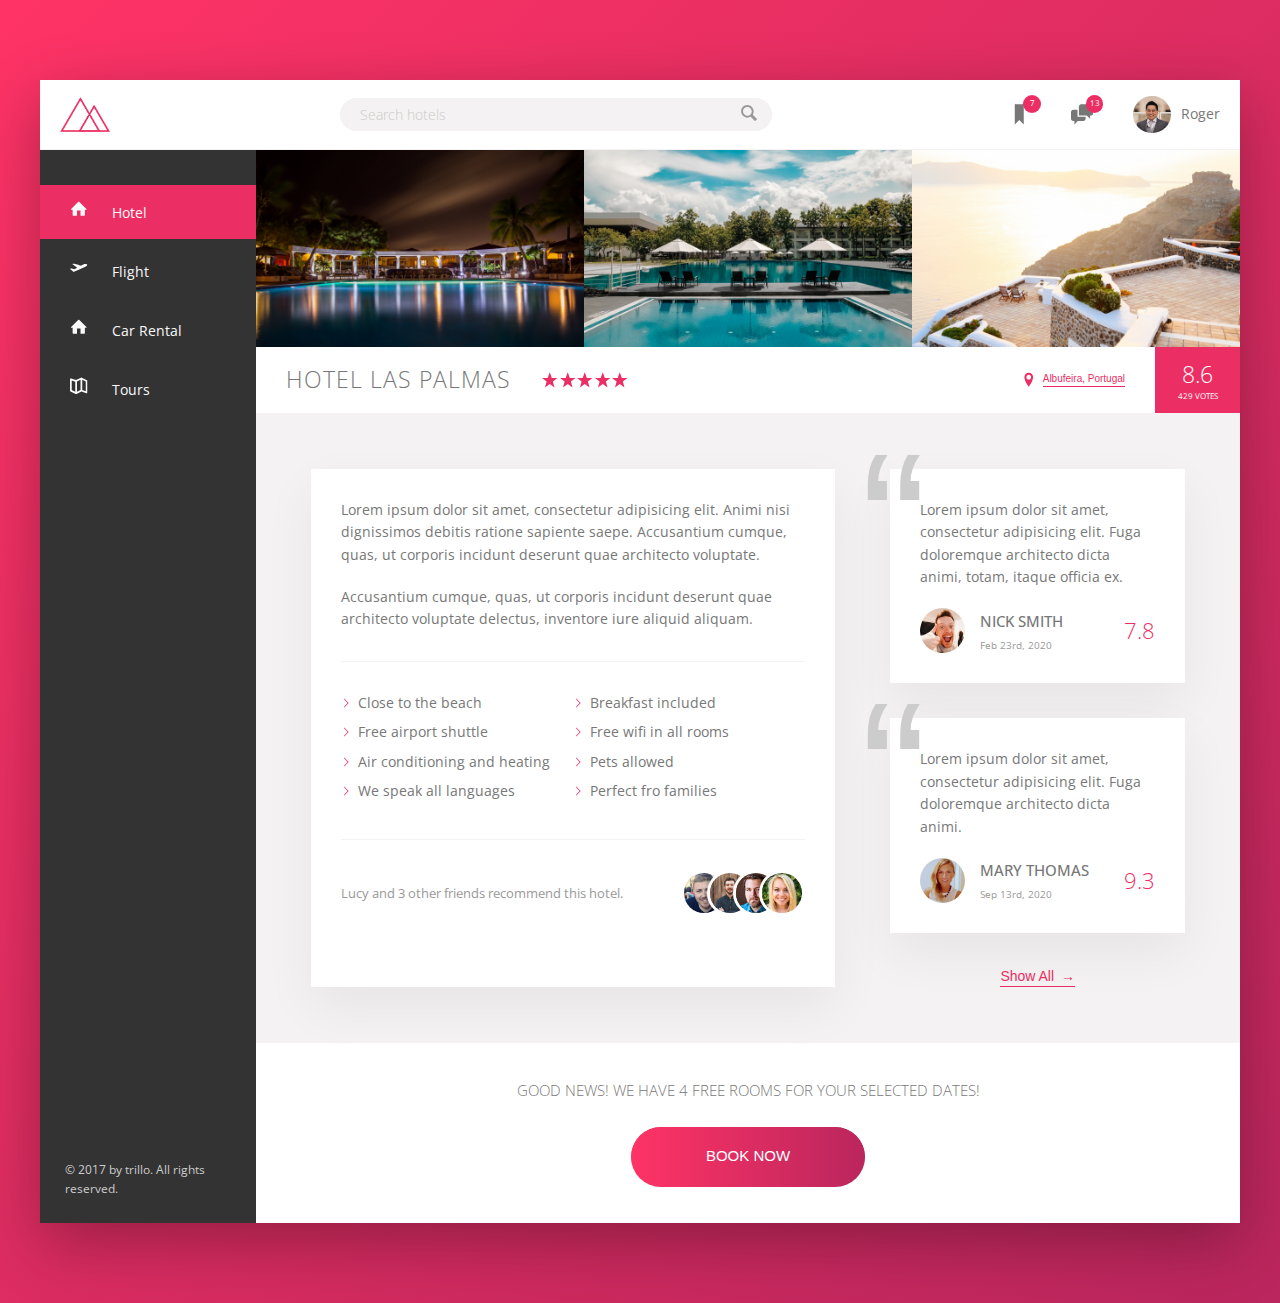
<file: 02_Trillo_Project/index.html>
<!DOCTYPE html>
<html lang="en">

<head>
    <meta charset="UTF-8">
    <meta name="viewport" content="width=device-width, initial-scale=1.0">

    <link href="https://fonts.googleapis.com/css?family=Open+Sans:300,400,600" rel="stylesheet">
    <link rel="stylesheet" href="css/style.css">
    <link rel="shortcut icon" type="image/png" href="img/favicon.png">

    <title>trillo &mdash; Your all-in-one booking app</title>
</head>

<body>
    <div class="container">
        <header class="header">
            <img src="img/logo.png" alt="trillo logo" class="logo">
            <form action="#" class="search">
                <input type="text" class="search__input" placeholder="Search hotels">
                <button class="search__button">
                    <svg class="search__icon">
                        <use xlink:href="img/sprite.svg#icon-magnifying-glass"></use>
                    </svg>
                </button>
            </form>
            <nav class="user-nav">
                <div class="user-nav__icon-box">
                    <svg class="user-nav__icon">
                        <use xlink:href="img/sprite.svg#icon-bookmark"></use>
                    </svg>
                    <span class="user-nav__notification">7</span>
                </div>
                <div class="user-nav__icon-box">
                    <svg class="user-nav__icon">
                        <use xlink:href="img/sprite.svg#icon-chat"></use>
                    </svg>
                    <span class="user-nav__notification">13</span>
                </div>
                <div class="user-nav__user">
                    <img src="img/user.jpg" alt="User photo" class="user-nav__user-photo">
                    <span class="user-nav__user-name">Roger</span>
                </div>
            </nav>
        </header>
        <div class="content">
            <nav class="sidebar">
                <ul class="side-nav">
                    <li class="side-nav__item side-nav__item--active">
                        <a href="#" class="side-nav__link">
                            <svg class="side-nav__icon">
                                <use xlink:href="img/sprite.svg#icon-home"></use>
                            </svg>
                            <span>Hotel</span>
                        </a>
                    </li>
                    <li class="side-nav__item">
                        <a href="#" class="side-nav__link">
                            <svg class="side-nav__icon">
                                <use xlink:href="img/sprite.svg#icon-aircraft-take-off"></use>
                            </svg>
                            <span>Flight</span>
                        </a>
                    </li>
                    <li class="side-nav__item">
                        <a href="#" class="side-nav__link">
                            <svg class="side-nav__icon">
                                <use xlink:href="img/sprite.svg#icon-home"></use>
                            </svg>
                            <span>Car Rental</span>
                        </a>
                    </li>
                    <li class="side-nav__item">
                        <a href="#" class="side-nav__link">
                            <svg class="side-nav__icon">
                                <use xlink:href="img/sprite.svg#icon-map"></use>
                            </svg>
                            <span>Tours</span>
                        </a>
                    </li>
                </ul>
                <div class="legal">
                    &copy; 2017 by trillo. All rights reserved.
                </div>
            </nav>
            <main class="hotel-view">
                <div class="gallery">
                    <figure class="gallery__item">
                        <img src="img/hotel-1.jpg" alt="Photo of hotel 1" class="gallery__photo">
                    </figure>
                    <figure class="gallery__item">
                        <img src="img/hotel-2.jpg" alt="Photo of hotel 1" class="gallery__photo">
                    </figure>
                    <figure class="gallery__item">
                        <img src="img/hotel-3.jpg" alt="Photo of hotel 1" class="gallery__photo">
                    </figure>
                </div>
                <div class="overview">
                    <h1 class="overview__heading">
                        Hotel Las Palmas
                    </h1>
                    <div class="overview__stars">
                        <svg class="overview__icon-star">
                            <use xlink:href="img/sprite.svg#icon-star"></use>
                        </svg>
                        <svg class="overview__icon-star">
                            <use xlink:href="img/sprite.svg#icon-star"></use>
                        </svg>
                        <svg class="overview__icon-star">
                            <use xlink:href="img/sprite.svg#icon-star"></use>
                        </svg>
                        <svg class="overview__icon-star">
                            <use xlink:href="img/sprite.svg#icon-star"></use>
                        </svg>
                        <svg class="overview__icon-star">
                            <use xlink:href="img/sprite.svg#icon-star"></use>
                        </svg>
                    </div>
                    <div class="overview__icon-location"></div>
                    <svg class="overview__icon-location">
                        <use xlink:href="img/sprite.svg#icon-location-pin"></use>
                    </svg>
                    <button class="btn btn--inline">Albufeira, Portugal</button>
                    <div class="overview__rating">
                        <div class="overview__rating-average">8.6</div>
                        <div class="overview__rating-count">429 votes</div>
                    </div>
                </div>
                <div class="detail">
                    <div class="description">
                        <p class="paragraph">
                            Lorem ipsum dolor sit amet, consectetur adipisicing elit. Animi nisi dignissimos debitis
                            ratione sapiente saepe.
                            Accusantium cumque, quas, ut corporis incidunt deserunt quae architecto voluptate.
                        </p>
                        <p class="paragraph">
                            Accusantium cumque, quas, ut corporis incidunt deserunt quae architecto voluptate delectus,
                            inventore iure aliquid
                            aliquam.
                        </p>
                        <ul class="list">
                            <li class="list__item">Close to the beach</li>
                            <li class="list__item">Breakfast included</li>
                            <li class="list__item">Free airport shuttle</li>
                            <li class="list__item">Free wifi in all rooms</li>
                            <li class="list__item">Air conditioning and heating</li>
                            <li class="list__item">Pets allowed</li>
                            <li class="list__item">We speak all languages</li>
                            <li class="list__item">Perfect fro families</li>
                        </ul>
                        <div class="recommend">
                            <p class="recommend__count">
                                Lucy and 3 other friends recommend this hotel.
                            </p>
                            <div class="recommend__friends">
                                <img src="img/user-3.jpg" alt="Friend 1" class="recommend__photo">
                                <img src="img/user-4.jpg" alt="Friend 2" class="recommend__photo">
                                <img src="img/user-5.jpg" alt="Friend 3" class="recommend__photo">
                                <img src="img/user-6.jpg" alt="Friend 4" class="recommend__photo">
                            </div>
                        </div>
                    </div>
                    <div class="user-reviews">
                        <figure class="review">
                            <blockquote class="review__text">
                                Lorem ipsum dolor sit amet, consectetur adipisicing elit. Fuga doloremque architecto
                                dicta animi, totam, itaque officia ex.
                            </blockquote>
                            <figcaption class="review__user">
                                <img src="img/user-1.jpg" alt="User 1" class="review__photo">
                                <div class="review__user-box">
                                    <p class="review__user-name">Nick Smith</p>
                                    <p class="review__user-date">Feb 23rd, 2020</p>
                                </div>
                                <div class="review__rating">7.8</div>
                            </figcaption>
                        </figure>
                        <figure class="review">
                            <blockquote class="review__text">
                                Lorem ipsum dolor sit amet, consectetur adipisicing elit. Fuga doloremque architecto
                                dicta animi.
                            </blockquote>
                            <figcaption class="review__user">
                                <img src="img/user-2.jpg" alt="User 2" class="review__photo">
                                <div class="review__user-box">
                                    <p class="review__user-name">Mary Thomas</p>
                                    <p class="review__user-date">Sep 13rd, 2020</p>
                                </div>
                                <div class="review__rating">9.3</div>
                            </figcaption>
                        </figure>
                        <button class="btn btn--inline">Show All <span>&rarr;</span></button>
                    </div>
                </div>
                <div class="cta">
                    <h2 class="cta__book-now">
                        Good news! We have 4 free rooms for your selected dates!
                    </h2>
                    <button class="btn-cta">
                        <span class="btn-cta btn-cta--visible">Book Now</span>
                        <span class="btn-cta btn-cta--invisible">Only 4 rooms left</span>
                    </button>
                </div>
        </div>
        </main>
    </div>
    </div>
</body>

</html>
</file>
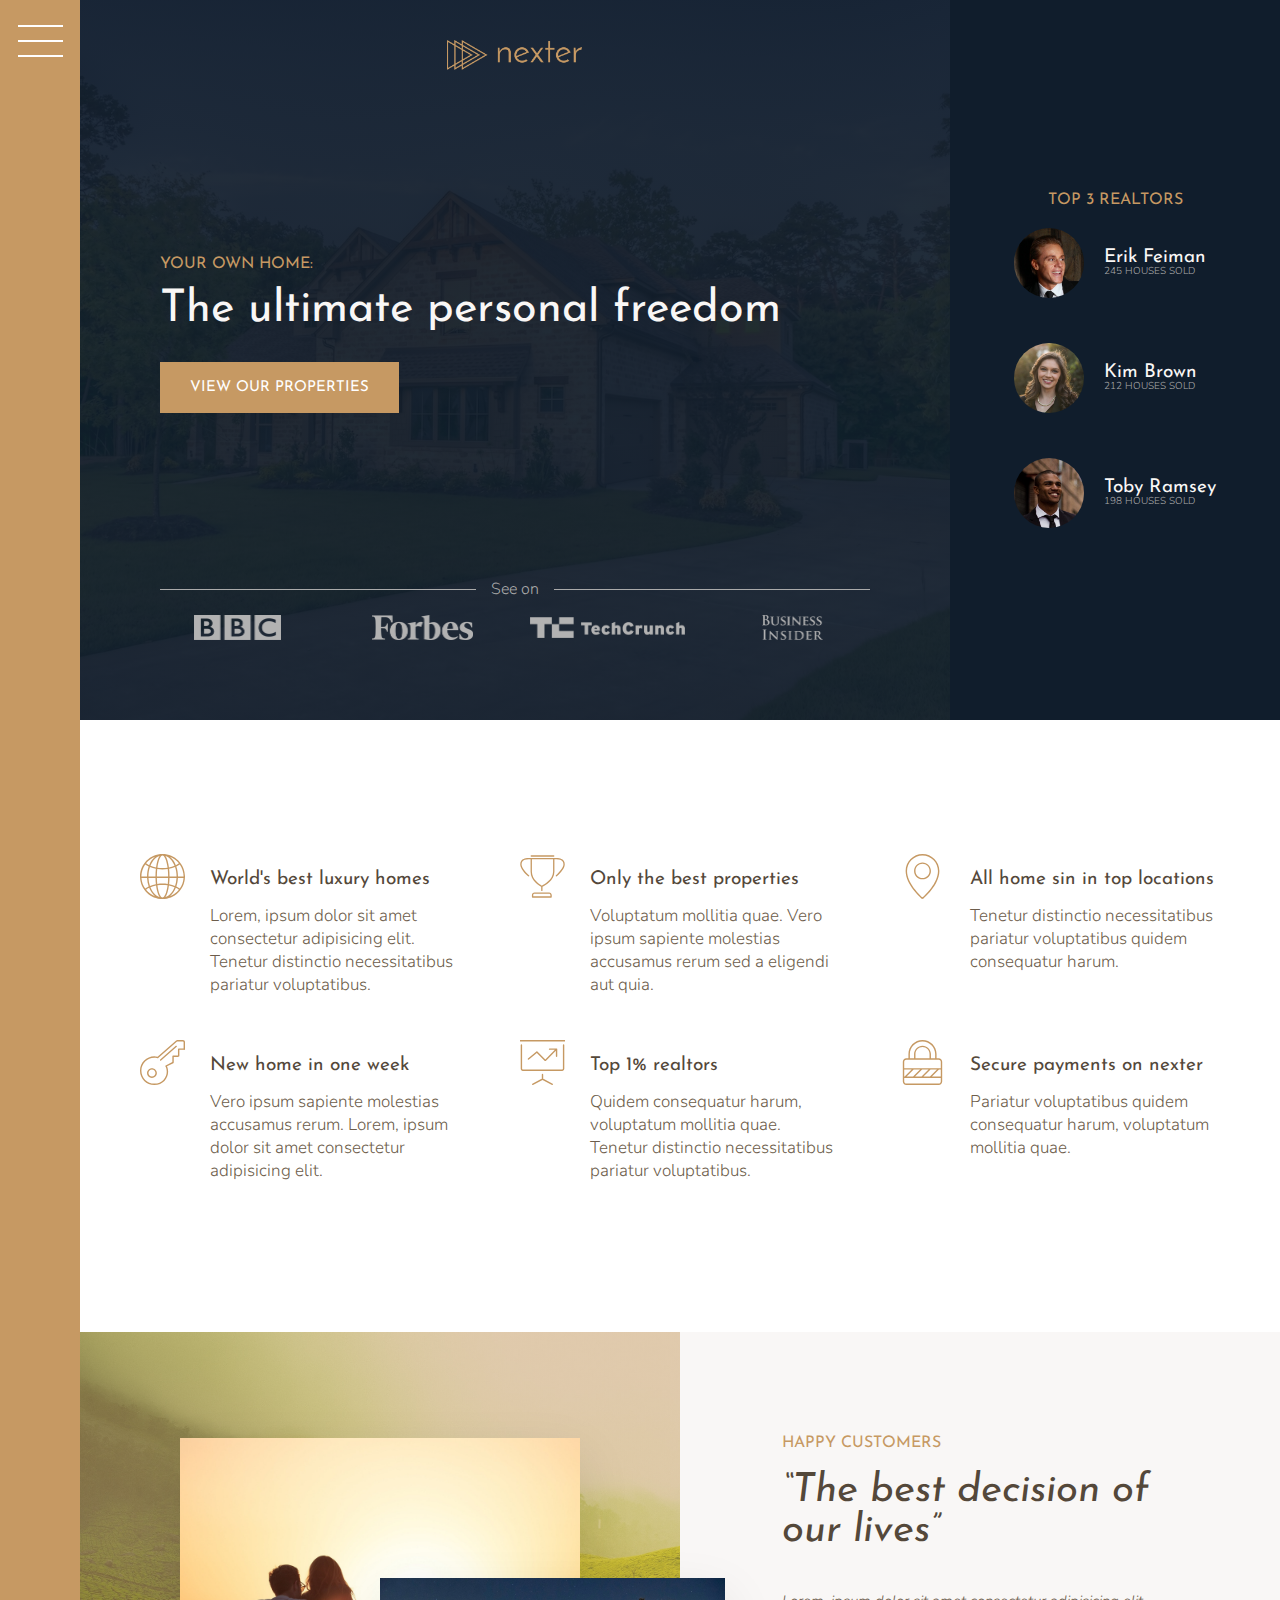
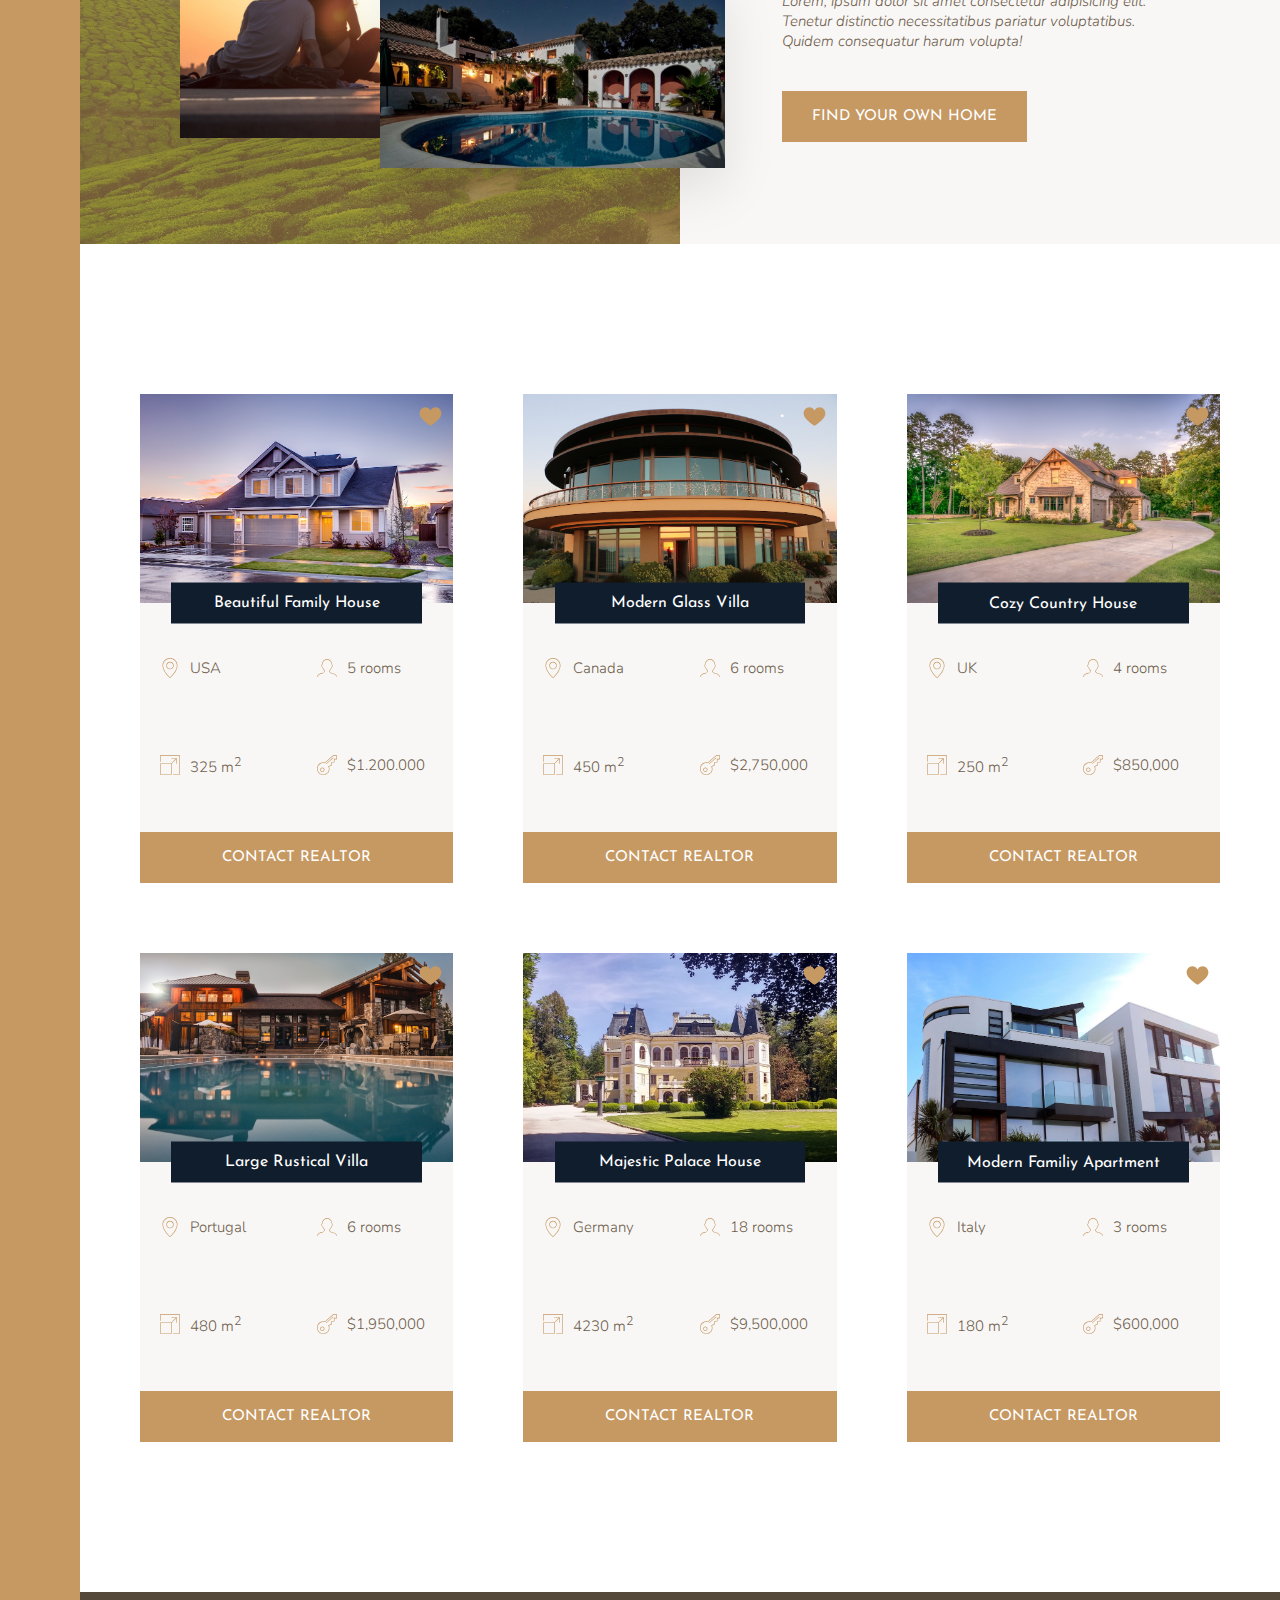
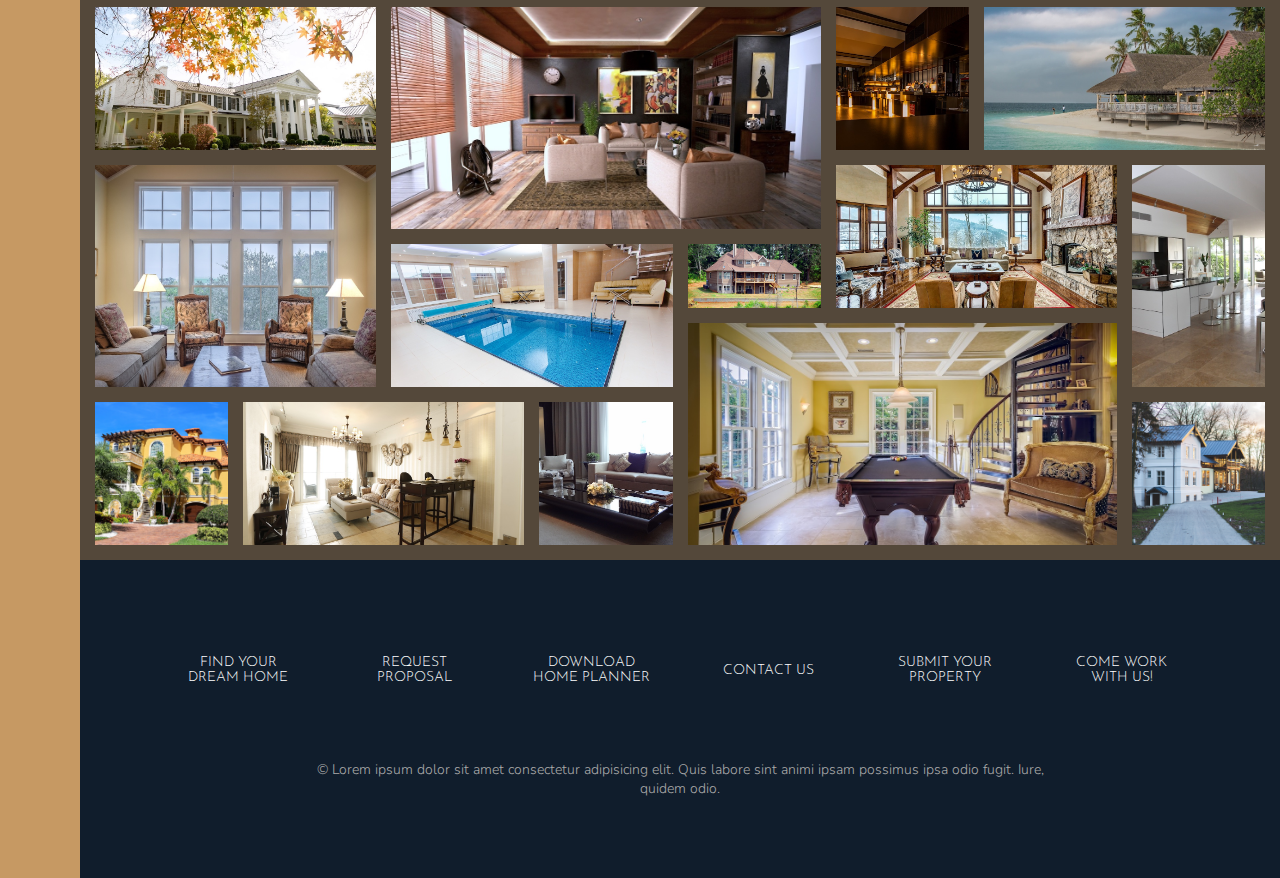
<file: 03_Nexter_project/index.html>
<!DOCTYPE html>
<html lang="en">

<head>
    <meta charset="UTF-8">
    <meta name="viewport" content="width=device-width, initial-scale=1.0">
    <link href="https://fonts.googleapis.com/css?family=Josefin+Sans:300,400,400i|Nunito:300,300i" rel="stylesheet">
    <link rel="stylesheet" href="css/style.css">
    <link rel="shortcut icon" type="image/png" href="img/favicon.png">
    <title>nexter &mdash; your home, your freedom</title>
</head>

<body class="container">
    <div class="sidebar">
        <button class="nav-btn"></button>
    </div>
    <header class="header">
        <img src="img/logo.png" alt="Nexter logo" class="header__logo">
        <h3 class="heading-3">Your own home:</h3>
        <h1 class="heading-1">The ultimate personal freedom</h1>
        <button class="btn header__btn">View our properties</button>
        <div class="header__seenon-text">See on</div>
        <div class="header__seenon-logos">
            <img src="img/logo-bbc.png" alt="Seen on logo 1">
            <img src="img/logo-forbes.png" alt="Seen on logo 2">
            <img src="img/logo-techcrunch.png" alt="Seen on logo 3">
            <img src="img/logo-bi.png" alt="Seen on logo 4">
        </div>
    </header>
    <div class="realtors">
        <h3 class="heading-3">Top 3 Realtors</h3>
        <div class="realtors__list">
            <img src="img//realtor-1.jpeg" alt="Realtor 1" class="realtors__img">
            <div class="realtors__details">
                <h4 class="heading-4 heading-4--light">Erik Feiman</h4>
                <p class="realtors__sold">245 houses sold</p>
            </div>
            <img src="img//realtor-2.jpeg" alt="Realtor 2" class="realtors__img">
            <div class="realtors__details">
                <h4 class="heading-4 heading-4--light">Kim Brown</h4>
                <p class="realtors__sold">212 houses sold</p>
            </div>
            <img src="img//realtor-3.jpeg" alt="Realtor 3" class="realtors__img">
            <div class="realtors__details">
                <h4 class="heading-4 heading-4--light">Toby Ramsey</h4>
                <p class="realtors__sold">198 houses sold</p>
            </div>
        </div>
    </div>
    <section class="features">
        <div class="feature">
            <svg class="feature__icon">
                <use xlink:href="img/sprite.svg#icon-global"></use>
            </svg>
            <h4 class="heading-4 heading-4--dark">World's best luxury homes</h4>
            <p class="feature__text">
                Lorem, ipsum dolor sit amet consectetur adipisicing elit. Tenetur distinctio
                necessitatibus pariatur voluptatibus.
            </p>
        </div>
        <div class="feature">
            <svg class="feature__icon">
                <use xlink:href="img/sprite.svg#icon-trophy"></use>
            </svg>
            <h4 class="heading-4 heading-4--dark">Only the best properties</h4>
            <p class="feature__text">
                Voluptatum mollitia quae. Vero ipsum sapiente molestias accusamus rerum sed a eligendi aut quia.
            </p>
        </div>
        <div class="feature">
            <svg class="feature__icon">
                <use xlink:href="img/sprite.svg#icon-map-pin"></use>
            </svg>
            <h4 class="heading-4 heading-4--dark">All home sin in top locations</h4>
            <p class="feature__text">
                Tenetur distinctio necessitatibus pariatur voluptatibus quidem consequatur harum.
            </p>
        </div>
        <div class="feature">
            <svg class="feature__icon">
                <use xlink:href="img/sprite.svg#icon-key"></use>
            </svg>
            <h4 class="heading-4 heading-4--dark">New home in one week</h4>
            <p class="feature__text">
                Vero ipsum sapiente molestias accusamus rerum. Lorem, ipsum dolor sit amet consectetur adipisicing
                elit.
            </p>
        </div>
        <div class="feature">
            <svg class="feature__icon">
                <use xlink:href="img/sprite.svg#icon-presentation"></use>
            </svg>
            <h4 class="heading-4 heading-4--dark">Top 1% realtors</h4>
            <p class="feature__text">
                Quidem consequatur harum, voluptatum mollitia quae. Tenetur distinctio necessitatibus pariatur
                voluptatibus.
            </p>
        </div>
        <div class="feature">
            <svg class="feature__icon">
                <use xlink:href="img/sprite.svg#icon-lock"></use>
            </svg>
            <h4 class="heading-4 heading-4--dark">Secure payments on nexter</h4>
            <p class="feature__text">
                Pariatur voluptatibus quidem consequatur harum, voluptatum mollitia quae.
            </p>
        </div>
    </section>
    <div class="story__pictures">
        <img src="img/story-1.jpeg" alt="Couple with new house" class="story__img story__img--1">
        <img src="img/story-2.jpeg" alt="New house" class="story__img story__img--2">
    </div>
    <div class="story__content">
        <h3 class="heading-3 mb-sm">Happy Customers</h3>
        <h2 class="heading-2 heading-2--dark mb-md">&ldquo;The best decision of our lives&rdquo;</h2>
        <p class="story__text">
            Lorem, ipsum dolor sit amet consectetur adipisicing elit. Tenetur distinctio necessitatibus pariatur
            voluptatibus.
            Quidem consequatur harum volupta!
        </p>
        <button class="btn">Find your own home</button>
    </div>
    <section class="homes">
        <div class="home">
            <img src="img/house-1.jpeg" alt="House 1" class="home__img">
            <svg class="home__like">
                <use xlink:href="img/sprite.svg#icon-heart-full"></use>
            </svg>
            <h5 class="home__name">Beautiful Family House</h5>
            <div class="home__location">
                <svg class="feature__location">
                    <use xlink:href="img/sprite.svg#icon-map-pin"></use>
                </svg>
                <p>USA</p>
            </div>
            <div class="home__rooms">
                <svg class="feature__location">
                    <use xlink:href="img/sprite.svg#icon-profile-male"></use>
                </svg>
                <p>5 rooms</p>
            </div>
            <div class="home__area">
                <svg class="feature__location">
                    <use xlink:href="img/sprite.svg#icon-expand"></use>
                </svg>
                <p>325 m<sup>2</sup></p>
            </div>
            <div class="home__price">
                <svg class="feature__location">
                    <use xlink:href="img/sprite.svg#icon-key"></use>
                </svg>
                <p>$1.200.000</p>
            </div>
            <button class="btn home__btn">Contact Realtor</button>
        </div>
        <div class="home">
            <img src="img/house-2.jpeg" alt="House 2" class="home__img">
            <svg class="home__like">
                <use xlink:href="img/sprite.svg#icon-heart-full"></use>
            </svg>
            <h5 class="home__name">Modern Glass Villa</h5>
            <div class="home__location">
                <svg>
                    <use xlink:href="img/sprite.svg#icon-map-pin"></use>
                </svg>
                <p>Canada</p>
            </div>
            <div class="home__rooms">
                <svg>
                    <use xlink:href="img/sprite.svg#icon-profile-male"></use>
                </svg>
                <p>6 rooms</p>
            </div>
            <div class="home__area">
                <svg>
                    <use xlink:href="img/sprite.svg#icon-expand"></use>
                </svg>
                <p>450 m<sup>2</sup></p>
            </div>
            <div class="home__price">
                <svg>
                    <use xlink:href="img/sprite.svg#icon-key"></use>
                </svg>
                <p>$2,750,000</p>
            </div>
            <button class="btn home__btn">Contact realtor</button>
        </div>
        <div class="home">
            <img src="img/house-3.jpeg" alt="House 3" class="home__img">
            <svg class="home__like">
                <use xlink:href="img/sprite.svg#icon-heart-full"></use>
            </svg>
            <h5 class="home__name">Cozy Country House</h5>
            <div class="home__location">
                <svg>
                    <use xlink:href="img/sprite.svg#icon-map-pin"></use>
                </svg>
                <p>UK</p>
            </div>
            <div class="home__rooms">
                <svg>
                    <use xlink:href="img/sprite.svg#icon-profile-male"></use>
                </svg>
                <p>4 rooms</p>
            </div>
            <div class="home__area">
                <svg>
                    <use xlink:href="img/sprite.svg#icon-expand"></use>
                </svg>
                <p>250 m<sup>2</sup></p>
            </div>
            <div class="home__price">
                <svg>
                    <use xlink:href="img/sprite.svg#icon-key"></use>
                </svg>
                <p>$850,000</p>
            </div>
            <button class="btn home__btn">Contact realtor</button>
        </div>
        <div class="home">
            <img src="img/house-4.jpeg" alt="House 4" class="home__img">
            <svg class="home__like">
                <use xlink:href="img/sprite.svg#icon-heart-full"></use>
            </svg>
            <h5 class="home__name">Large Rustical Villa</h5>
            <div class="home__location">
                <svg>
                    <use xlink:href="img/sprite.svg#icon-map-pin"></use>
                </svg>
                <p>Portugal</p>
            </div>
            <div class="home__rooms">
                <svg>
                    <use xlink:href="img/sprite.svg#icon-profile-male"></use>
                </svg>
                <p>6 rooms</p>
            </div>
            <div class="home__area">
                <svg>
                    <use xlink:href="img/sprite.svg#icon-expand"></use>
                </svg>
                <p>480 m<sup>2</sup></p>
            </div>
            <div class="home__price">
                <svg>
                    <use xlink:href="img/sprite.svg#icon-key"></use>
                </svg>
                <p>$1,950,000</p>
            </div>
            <button class="btn home__btn">Contact realtor</button>
        </div>
        <div class="home">
            <img src="img/house-5.jpeg" alt="House 5" class="home__img">
            <svg class="home__like">
                <use xlink:href="img/sprite.svg#icon-heart-full"></use>
            </svg>
            <h5 class="home__name">Majestic Palace House</h5>
            <div class="home__location">
                <svg>
                    <use xlink:href="img/sprite.svg#icon-map-pin"></use>
                </svg>
                <p>Germany</p>
            </div>
            <div class="home__rooms">
                <svg>
                    <use xlink:href="img/sprite.svg#icon-profile-male"></use>
                </svg>
                <p>18 rooms</p>
            </div>
            <div class="home__area">
                <svg>
                    <use xlink:href="img/sprite.svg#icon-expand"></use>
                </svg>
                <p>4230 m<sup>2</sup></p>
            </div>
            <div class="home__price">
                <svg>
                    <use xlink:href="img/sprite.svg#icon-key"></use>
                </svg>
                <p>$9,500,000</p>
            </div>
            <button class="btn home__btn">Contact realtor</button>
        </div>
        <div class="home">
            <img src="img/house-6.jpeg" alt="House 6" class="home__img">
            <svg class="home__like">
                <use xlink:href="img/sprite.svg#icon-heart-full"></use>
            </svg>
            <h5 class="home__name">Modern Familiy Apartment</h5>
            <div class="home__location">
                <svg>
                    <use xlink:href="img/sprite.svg#icon-map-pin"></use>
                </svg>
                <p>Italy</p>
            </div>
            <div class="home__rooms">
                <svg>
                    <use xlink:href="img/sprite.svg#icon-profile-male"></use>
                </svg>
                <p>3 rooms</p>
            </div>
            <div class="home__area">
                <svg>
                    <use xlink:href="img/sprite.svg#icon-expand"></use>
                </svg>
                <p>180 m<sup>2</sup></p>
            </div>
            <div class="home__price">
                <svg>
                    <use xlink:href="img/sprite.svg#icon-key"></use>
                </svg>
                <p>$600,000</p>
            </div>
            <button class="btn home__btn">Contact realtor</button>
        </div>
    </section>
    <section class="gallery">
        <figure class="gallery__item gallery__item--1">
            <img src="img/gal-1.jpeg" alt="Gallery image 1" class="gallery__img">
        </figure>
        <figure class="gallery__item gallery__item--2">
            <img src="img/gal-2.jpeg" alt="Gallery image 2" class="gallery__img">
        </figure>
        <figure class="gallery__item gallery__item--3">
            <img src="img/gal-3.jpeg" alt="Gallery image 3" class="gallery__img">
        </figure>
        <figure class="gallery__item gallery__item--4">
            <img src="img/gal-4.jpeg" alt="Gallery image 4" class="gallery__img">
        </figure>
        <figure class="gallery__item gallery__item--5">
            <img src="img/gal-5.jpeg" alt="Gallery image 5" class="gallery__img">
        </figure>
        <figure class="gallery__item gallery__item--6">
            <img src="img/gal-6.jpeg" alt="Gallery image 6" class="gallery__img">
        </figure>
        <figure class="gallery__item gallery__item--7">
            <img src="img/gal-7.jpeg" alt="Gallery image 7" class="gallery__img">
        </figure>
        <figure class="gallery__item gallery__item--8">
            <img src="img/gal-8.jpeg" alt="Gallery image 8" class="gallery__img">
        </figure>
        <figure class="gallery__item gallery__item--9">
            <img src="img/gal-9.jpeg" alt="Gallery image 9" class="gallery__img">
        </figure>
        <figure class="gallery__item gallery__item--10">
            <img src="img/gal-10.jpeg" alt="Gallery image 10" class="gallery__img">
        </figure>
        <figure class="gallery__item gallery__item--11">
            <img src="img/gal-11.jpeg" alt="Gallery image 11" class="gallery__img">
        </figure>
        <figure class="gallery__item gallery__item--12">
            <img src="img/gal-12.jpeg" alt="Gallery image 12" class="gallery__img">
        </figure>
        <figure class="gallery__item gallery__item--13">
            <img src="img/gal-13.jpeg" alt="Gallery image 13" class="gallery__img">
        </figure>
        <figure class="gallery__item gallery__item--14">
            <img src="img/gal-14.jpeg" alt="Gallery image 14" class="gallery__img">
        </figure>
    </section>
    <footer class="footer">
        <ul class="nav">
            <li class="nav__item"><a href="#" class="nav__link">Find your dream home</a></li>
            <li class="nav__item"><a href="#" class="nav__link">Request proposal</a></li>
            <li class="nav__item"><a href="#" class="nav__link">Download home planner</a></li>
            <li class="nav__item"><a href="#" class="nav__link">Contact us</a></li>
            <li class="nav__item"><a href="#" class="nav__link">Submit your property</a></li>
            <li class="nav__item"><a href="#" class="nav__link">Come work with us!</a></li>
        </ul>
        <p class="copyright">&copy; Lorem ipsum dolor sit amet consectetur adipisicing elit. Quis labore sint animi
            ipsam possimus ipsa odio fugit. Iure, quidem odio.</p>
    </footer>
</body>

</html>
</file>
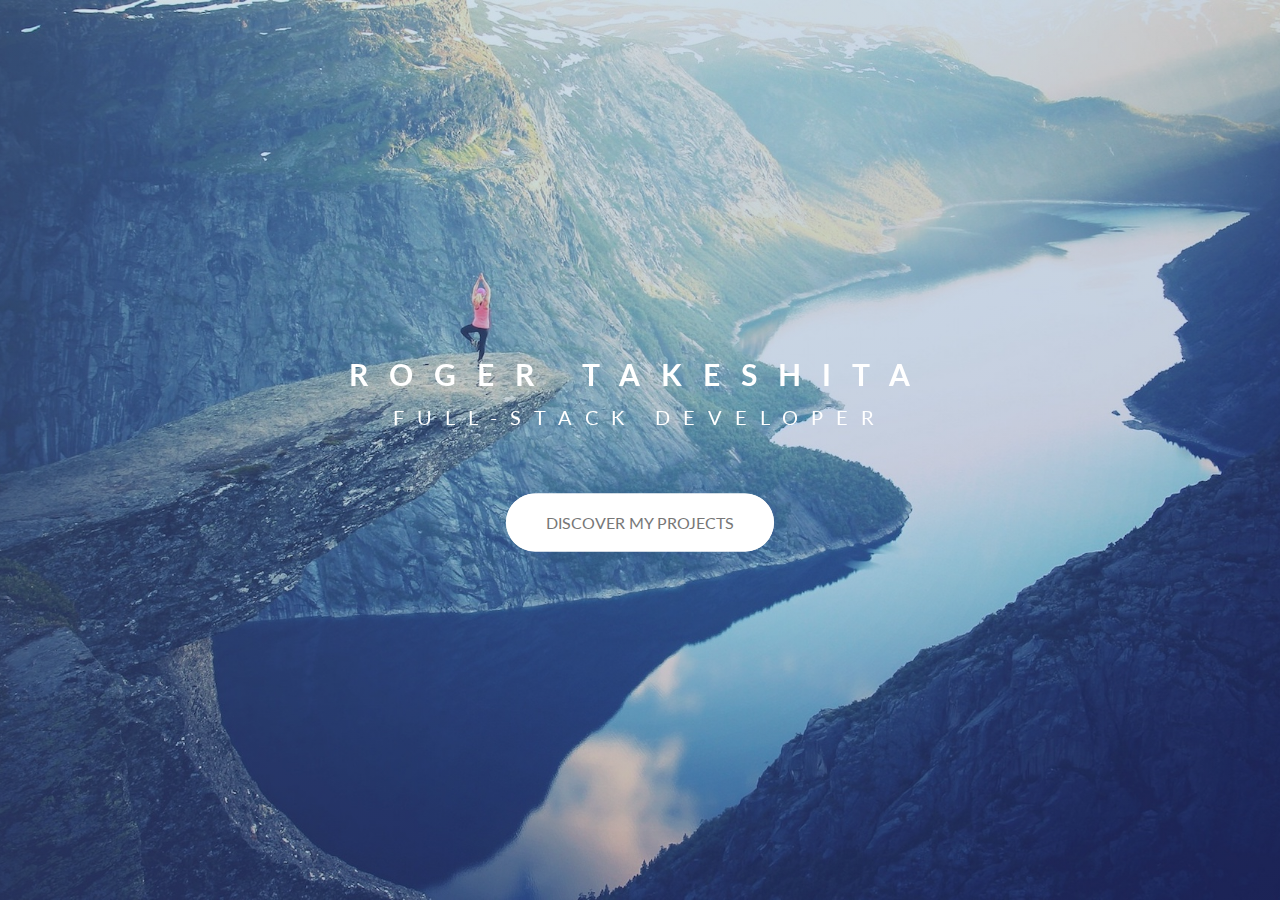
<file: 01_Natours_Project/index_animation_after.html>
<!DOCTYPE html>
<html lang="en">

<head>
    <meta charset="UTF-8">
    <meta name="viewport" content="width=device-width, initial-scale=1.0">
    <link href="https://fonts.googleapis.com/css?family=Lato:100,300,400,700,900" rel="stylesheet">
    <link rel="stylesheet" href="css/icon-font.css">
    <link rel="stylesheet" href="css/style_animation_after.css">
    <title>::After</title>
</head>

<body>
    <div class="text-box">
        <h1 class="heading-primary">
            <span class="main">Roger Takeshita</span>
            <span class="sub">Full-Stack Developer</span>
        </h1>
        <a href="#" class="btn btn-white">Discover my projects</a>
    </div>
</body>

</html>
</file>
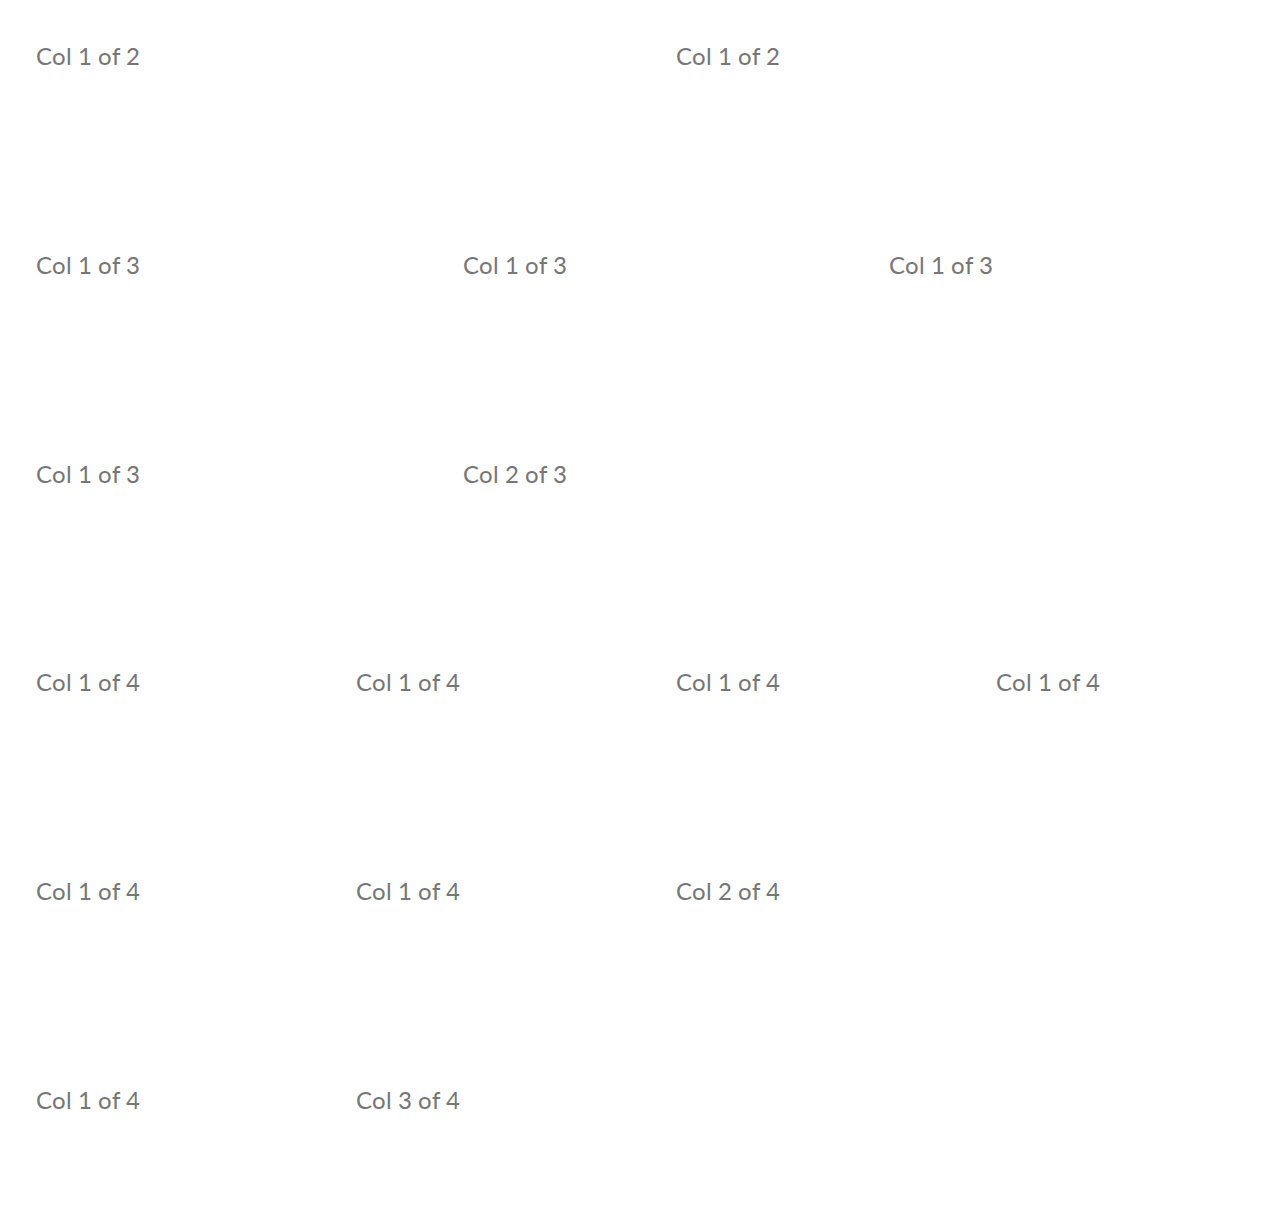
<file: 01_Natours_Project/index_grid.html>
<!DOCTYPE html>
<html lang="en">

<head>
    <meta charset="UTF-8">
    <meta name="viewport" content="width=device-width, initial-scale=1.0">

    <link href="https://fonts.googleapis.com/css?family=Lato:100,300,400,700,900" rel="stylesheet">

    <link rel="stylesheet" href="css/icon-font.css">
    <link rel="stylesheet" href="css/style.css">
    <link rel="shortcut icon" type="image/png" href="img/favicon.png">

    <title>Custom Grid With Floats</title>
</head>

<body>
    <section class="grid-test">
        <div class="row">
            <div class="col-1-of-2">Col 1 of 2</div>
            <div class="col-1-of-2">Col 1 of 2</div>
        </div>
        <div class="row">
            <div class="col-1-of-3">Col 1 of 3</div>
            <div class="col-1-of-3">Col 1 of 3</div>
            <div class="col-1-of-3">Col 1 of 3</div>
        </div>
        <div class="row">
            <div class="col-1-of-3">Col 1 of 3</div>
            <div class="col-2-of-3">Col 2 of 3</div>
        </div>
        <div class="row">
            <div class="col-1-of-4">Col 1 of 4</div>
            <div class="col-1-of-4">Col 1 of 4</div>
            <div class="col-1-of-4">Col 1 of 4</div>
            <div class="col-1-of-4">Col 1 of 4</div>
        </div>
        <div class="row">
            <div class="col-1-of-4">Col 1 of 4</div>
            <div class="col-1-of-4">Col 1 of 4</div>
            <div class="col-2-of-4">Col 2 of 4</div>
        </div>
        <div class="row">
            <div class="col-1-of-4">Col 1 of 4</div>
            <div class="col-3-of-4">Col 3 of 4</div>
        </div>
    </section>
</body>

</html>
</file>
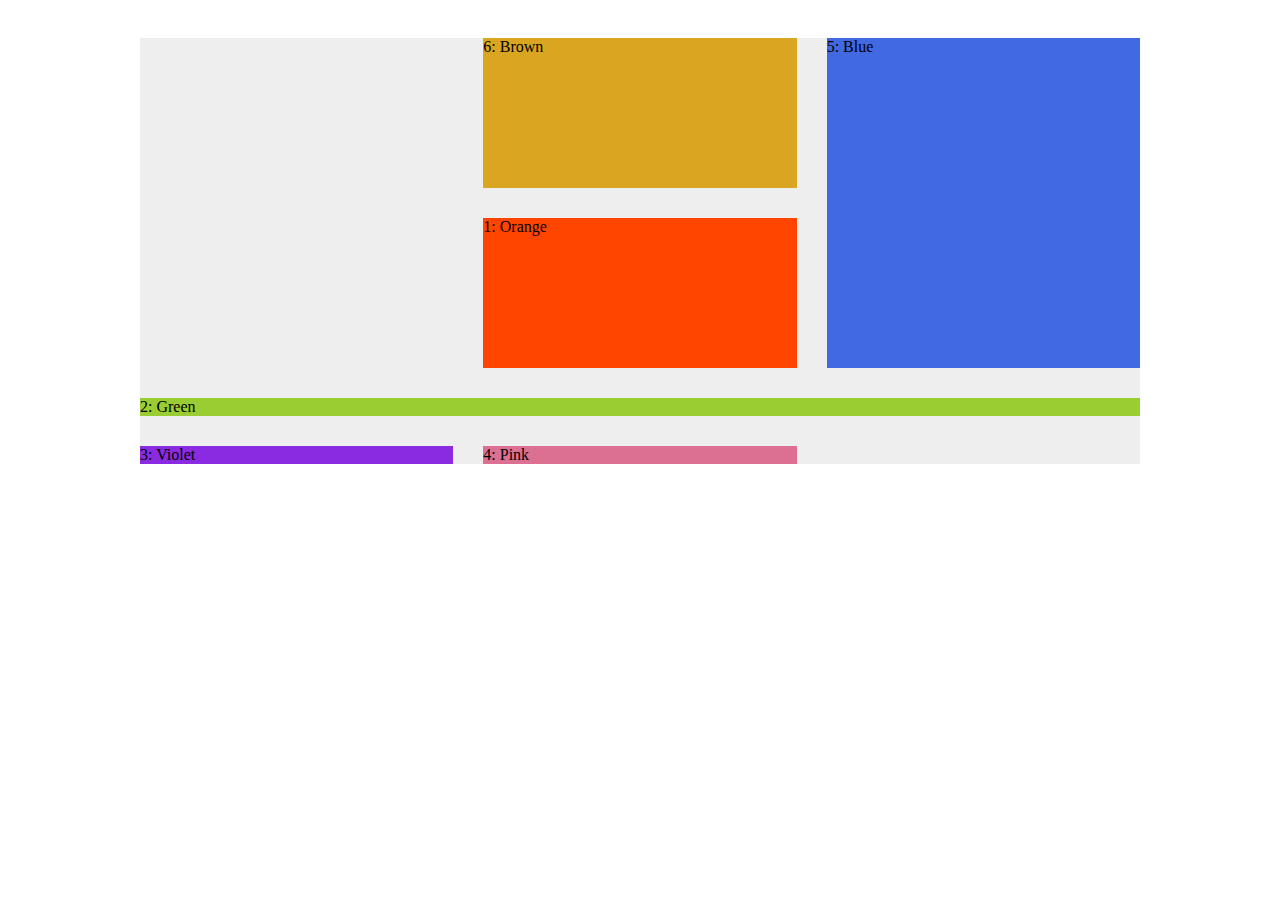
<file: 02_Trillo_Project/index_grid.html>
<!DOCTYPE html>
<html lang="en">

<head>
    <meta charset="UTF-8">
    <meta name="viewport" content="width=device-width, initial-scale=1.0">
    <link rel="stylesheet" href="./css/grid.css">
    <title>Document</title>
</head>

<body>
    <div class="container">
        <item class="item--1">1: Orange</item>
        <item class="item--2">2: Green</item>
        <item class="item--3">3: Violet</item>
        <item class="item--4">4: Pink</item>
        <item class="item--5">5: Blue</item>
        <item class="item--6">6: Brown</item>
    </div>
</body>

</html>
</file>
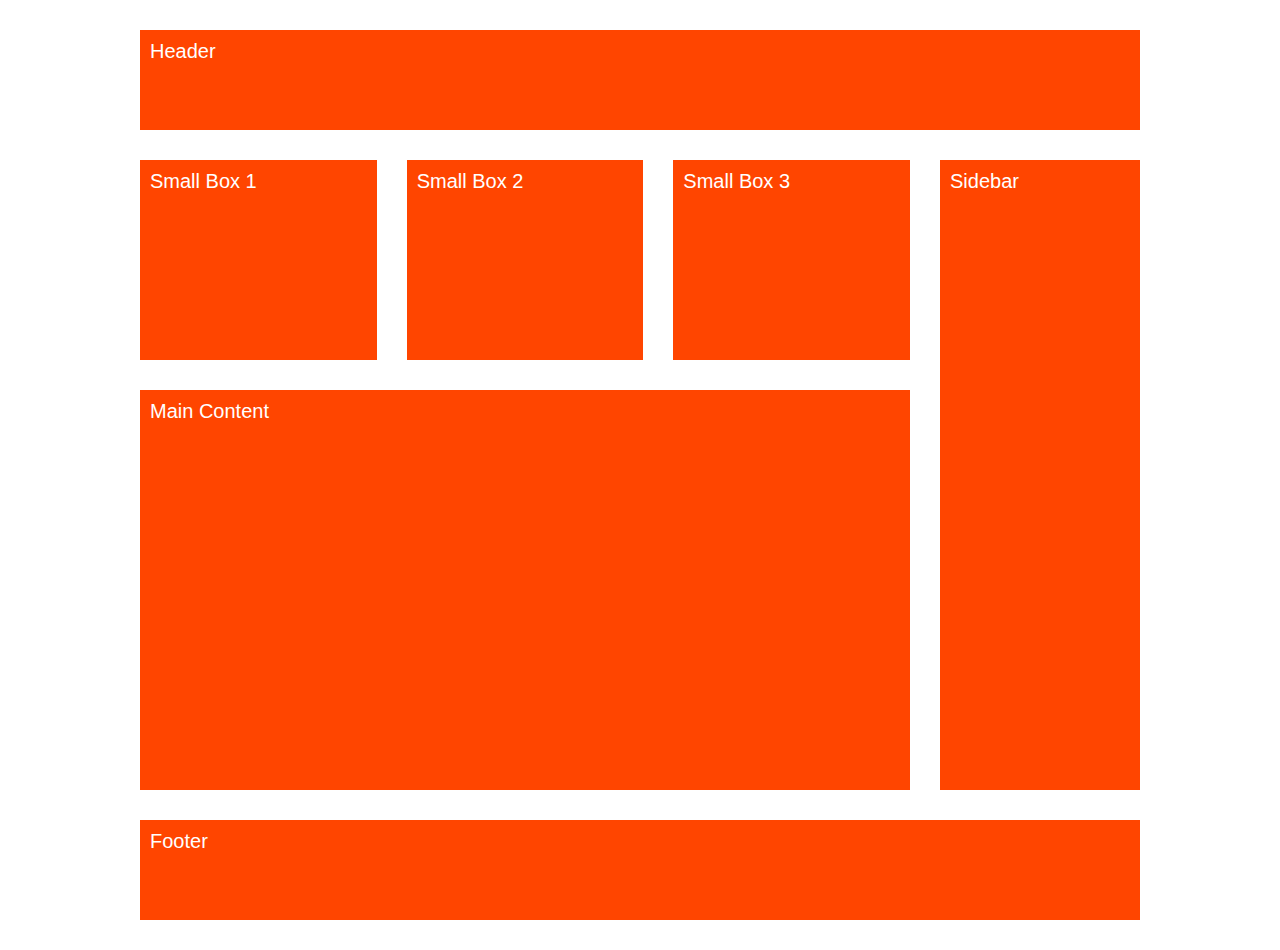
<file: 02_Trillo_Project/index_grid_exercise.html>
<!DOCTYPE html>
<html lang="en">

<head>
    <meta charset="UTF-8">
    <meta name="viewport" content="width=device-width, initial-scale=1.0">
    <link rel="stylesheet" href="./css/grid_exercise.css">
    <title>Document</title>
</head>

<body>
    <div class="container">
        <div class="header">Header</div>
        <div class="box--1">Small Box 1</div>
        <div class="box--2">Small Box 2</div>
        <div class="box--3">Small Box 3</div>
        <div class="sidebar">Sidebar</div>
        <div class="main-content">Main Content</div>
        <div class="footer">Footer</div>
    </div>
</body>

</html>
</file>
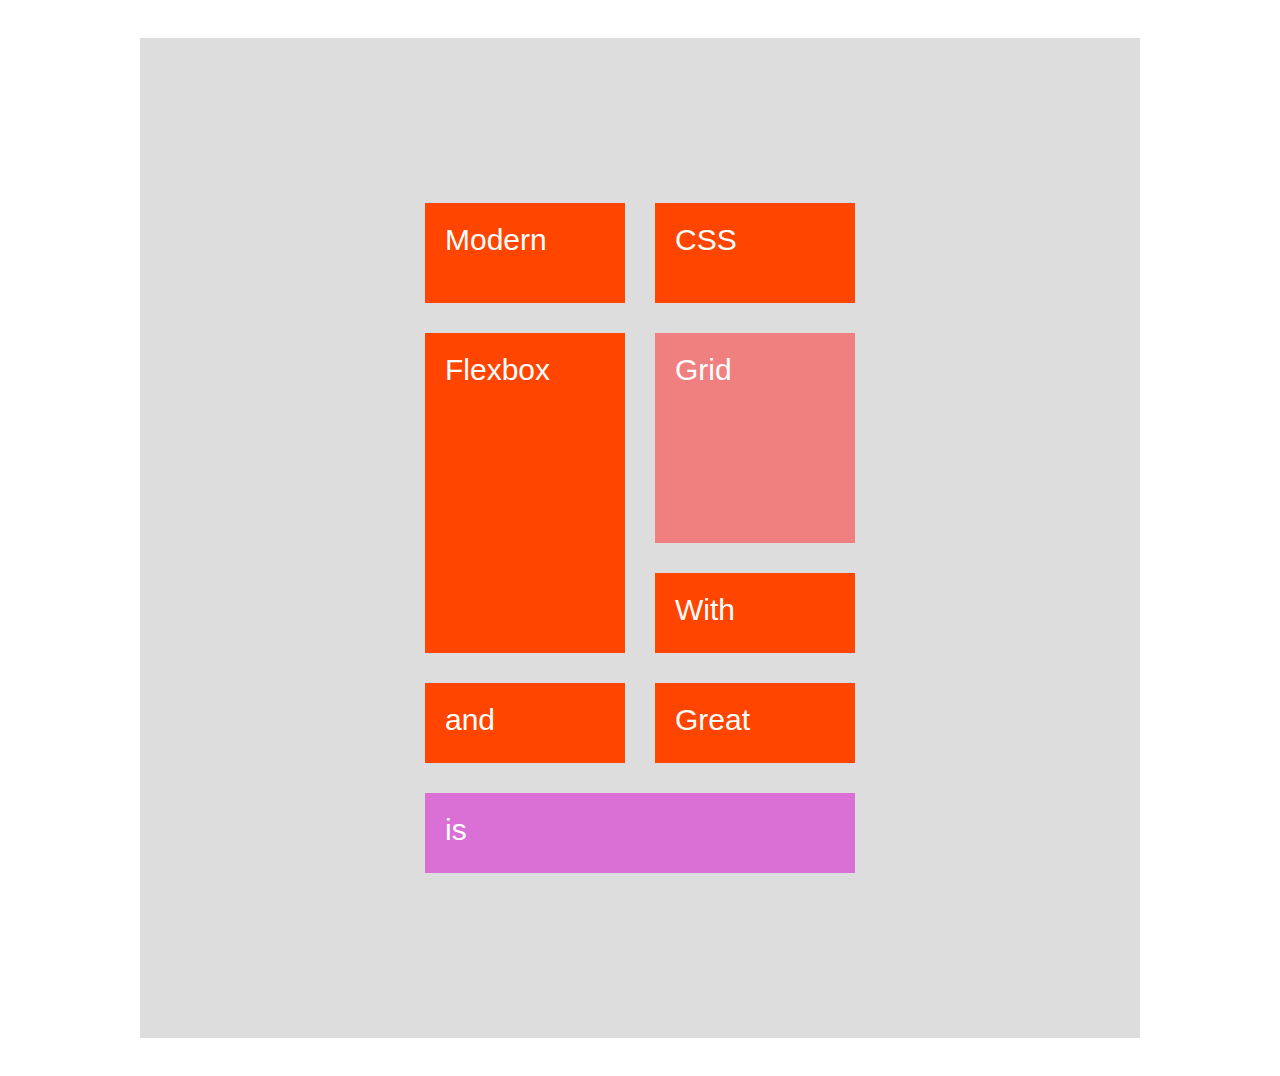
<file: 02_Trillo_Project/index_grid_imp_vs_exp.html>
<!DOCTYPE html>
<html lang="en">

<head>
    <meta charset="UTF-8">
    <meta name="viewport" content="width=device-width, initial-scale=1.0">
    <link rel="stylesheet" href="./css/grid_imp_vs_exp.css">
    <title>Implicit vs Explicit</title>
</head>

<body>
    <div class="container">
        <div class="item item--1">Modern</div>
        <div class="item item--2">CSS</div>
        <div class="item item--3">With</div>
        <div class="item item--4">Flexbox</div>
        <div class="item item--5">and</div>
        <div class="item item--6">Grid</div>
        <div class="item item--7">is</div>
        <div class="item item--8">Great</div>
    </div>
</body>

</html>
</file>
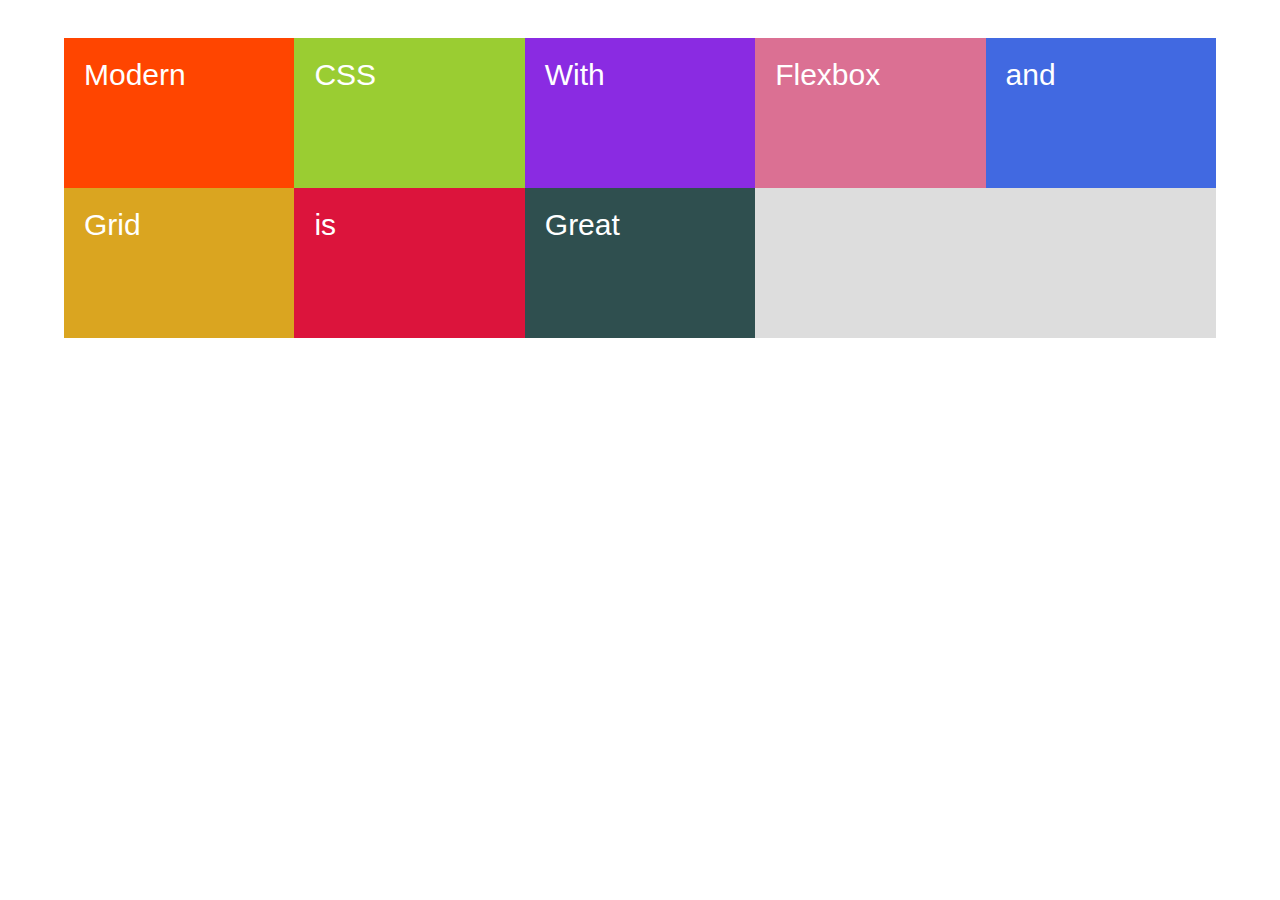
<file: 02_Trillo_Project/index_maxcontent_minmax.html>
<!DOCTYPE html>
<html lang="en">

<head>
    <meta charset="UTF-8">
    <meta name="viewport" content="width=device-width, initial-scale=1.0">
    <link rel="stylesheet" href="./css/grid_maxcontent_minmax.css">
    <title>Max-Content | Minmax</title>
</head>

<body>
    <div class="container">
        <div class="item item--1">Modern</div>
        <div class="item item--2">CSS</div>
        <div class="item item--3">With</div>
        <div class="item item--4">Flexbox</div>
        <div class="item item--5">and</div>
        <div class="item item--6">Grid</div>
        <div class="item item--7">is</div>
        <div class="item item--8">Great</div>
    </div>
</body>

</html>
</file>
<file: 02_Trillo_Project/css/style.css>
*,
*::before,
*::after {
  margin: 0;
  padding: 0;
  -webkit-box-sizing: inherit;
          box-sizing: inherit;
}

:root {
  --color-primary: #eb2f64;
  --color-primary-light: #ff3366;
  --color-primary-dark: #ba265d;
  --color-grey-light-1: #faf9f9;
  --color-grey-light-2: #f4f2f2;
  --color-grey-light-3: #f0eeee;
  --color-grey-light-4: #ccc;
  --color-grey-dark-1: #333;
  --color-grey-dark-2: #777;
  --color-grey-dark-3: #999;
  --color-white: #fff;
  --color-black: #000;
  --shadow-dark: 0 2rem 6rem rgba(0, 0, 0, 0.3);
  --shadow-light: 0 2rem 5rem rgba(0, 0, 0, 0.06);
  --line: 1px solid var(--color-grey-light-2);
}

html {
  -webkit-box-sizing: border-box;
          box-sizing: border-box;
  font-size: 62.5%;
}

@media only screen and (max-width: 68.75em) {
  html {
    font-size: 50%;
  }
}

body {
  font-family: 'Open Sans', sans-serif;
  font-weight: 400;
  line-height: 1.6;
  color: var(--color-grey-dark-2);
  background-image: -webkit-gradient(linear, left top, right bottom, from(var(--color-primary-light)), to(var(--color-primary-dark)));
  background-image: linear-gradient(to right bottom, var(--color-primary-light), var(--color-primary-dark));
  background-size: cover;
  background-repeat: no-repeat;
  min-height: 100vh;
}

.logo {
  height: 3.5rem;
  margin-left: 2rem;
}

.search {
  -webkit-box-flex: 0;
      -ms-flex: 0 0 40%;
          flex: 0 0 40%;
  display: -webkit-box;
  display: -ms-flexbox;
  display: flex;
  -webkit-box-align: center;
      -ms-flex-align: center;
          align-items: center;
  -webkit-box-pack: center;
      -ms-flex-pack: center;
          justify-content: center;
}

.search__input {
  font-family: inherit;
  font-size: inherit;
  background-color: var(--color-grey-light-2);
  border: none;
  padding: 0.7rem 2rem;
  border-radius: 100rem;
  width: 90%;
  -webkit-transition: all 0.2s;
  transition: all 0.2s;
  margin-right: -3.25rem;
}

.search__input:focus {
  outline: none;
  width: 100%;
  background-color: var(--color-grey-light-3);
}

.search__input::-webkit-input-placeholder {
  font-weight: 100;
  color: var(--color-grey-light-4);
}

.search__input:focus + .search__button {
  background-color: var(--color-grey-light-3);
}

.search__button {
  border: none;
  background-color: var(--color-grey-light-2);
}

.search__button:focus {
  outline: none;
}

.search__button:active {
  -webkit-transform: translateX(2px);
          transform: translateX(2px);
}

.search__icon {
  height: 2rem;
  width: 2rem;
  fill: var(--color-grey-dark-3);
}

@media only screen and (max-width: 31.25em) {
  .search {
    -webkit-box-ordinal-group: 2;
        -ms-flex-order: 1;
            order: 1;
    -webkit-box-flex: 0;
        -ms-flex: 0 0 100%;
            flex: 0 0 100%;
    background-color: var(--color-grey-light-2);
  }
}

.user-nav {
  display: -webkit-box;
  display: -ms-flexbox;
  display: flex;
  -webkit-box-align: center;
      -ms-flex-align: center;
          align-items: center;
  -ms-flex-item-align: stretch;
      align-self: stretch;
}

.user-nav > * {
  padding: 0 2rem;
  cursor: pointer;
  height: 100%;
  display: -webkit-box;
  display: -ms-flexbox;
  display: flex;
  -webkit-box-align: center;
      -ms-flex-align: center;
          align-items: center;
}

.user-nav > *:hover {
  background-color: var(--color-grey-light-2);
}

.user-nav__icon-box {
  position: relative;
}

.user-nav__icon {
  height: 2.25rem;
  width: 2.25rem;
  fill: var(--color-grey-dark-2);
}

.user-nav__notification {
  font-size: 0.8rem;
  height: 1.75rem;
  width: 1.75rem;
  border-radius: 100rem;
  background-color: var(--color-primary);
  color: var(--color-white);
  position: absolute;
  top: 1.5rem;
  right: 1rem;
  display: -webkit-box;
  display: -ms-flexbox;
  display: flex;
  -webkit-box-pack: center;
      -ms-flex-pack: center;
          justify-content: center;
  -webkit-box-align: center;
      -ms-flex-align: center;
          align-items: center;
}

.user-nav__user-photo {
  height: 3.75rem;
  border-radius: 50%;
  margin-right: 1rem;
}

.side-nav {
  font-size: 1.4rem;
  list-style: none;
  margin-top: 3.5rem;
}

.side-nav__item {
  position: relative;
}

.side-nav__item::before {
  content: '';
  position: absolute;
  top: 0;
  left: 0;
  height: 100%;
  width: 3px;
  background-color: var(--color-primary);
  -webkit-transform: scaleY(0);
          transform: scaleY(0);
  -webkit-transition: width 0.4s cubic-bezier(1, 0, 0, 1) 0.2s, background-color 0.1s, -webkit-transform 0.2s;
  transition: width 0.4s cubic-bezier(1, 0, 0, 1) 0.2s, background-color 0.1s, -webkit-transform 0.2s;
  transition: transform 0.2s, width 0.4s cubic-bezier(1, 0, 0, 1) 0.2s, background-color 0.1s;
  transition: transform 0.2s, width 0.4s cubic-bezier(1, 0, 0, 1) 0.2s, background-color 0.1s, -webkit-transform 0.2s;
}

.side-nav__item:not(:last-child) {
  margin-bottom: 0.5rem;
}

@media only screen and (max-width: 56.25em) {
  .side-nav__item:not(:last-child) {
    margin: 0;
  }
}

.side-nav__item--active::before, .side-nav__item:hover::before {
  -webkit-transform: scaleY(1);
          transform: scaleY(1);
  width: 100%;
}

.side-nav__item:active::before {
  background-color: var(--color-primary-light);
}

.side-nav__link {
  color: var(--color-grey-light-1);
  text-decoration: none;
  display: block;
  padding: 1.5rem 3rem;
  position: relative;
  z-index: 2;
}

@media only screen and (max-width: 56.25em) {
  .side-nav__link {
    -webkit-box-pack: center;
        -ms-flex-pack: center;
            justify-content: center;
    padding: 2rem;
  }
}

@media only screen and (max-width: 37.5em) {
  .side-nav__link {
    display: -webkit-box;
    display: -ms-flexbox;
    display: flex;
    -webkit-box-orient: vertical;
    -webkit-box-direction: normal;
        -ms-flex-direction: column;
            flex-direction: column;
    padding: 1.5rem 0.5rem;
    -webkit-box-align: center;
        -ms-flex-align: center;
            align-items: center;
  }
}

.side-nav__icon {
  width: 1.75rem;
  height: 1.75rem;
  margin-right: 2rem;
  fill: currentColor;
}

@media only screen and (max-width: 37.5em) {
  .side-nav__icon {
    margin-right: 0;
    margin-bottom: 0.7rem;
    width: 1.5rem;
    height: 1.5rem;
  }
}

@media only screen and (max-width: 56.25em) {
  .side-nav {
    display: -webkit-box;
    display: -ms-flexbox;
    display: flex;
    margin: 0;
  }
  .side-nav__item {
    -webkit-box-flex: 1;
        -ms-flex: 1;
            flex: 1;
  }
}

.legal {
  font-size: 1.2rem;
  text-align: 2.5rem;
  padding: 2.5rem;
  color: var(--color-grey-light-4);
}

@media only screen and (max-width: 56.25em) {
  .legal {
    display: none;
  }
}

.gallery {
  display: -webkit-box;
  display: -ms-flexbox;
  display: flex;
}

.gallery__photo {
  width: 100%;
  display: block;
}

.overview {
  display: -webkit-box;
  display: -ms-flexbox;
  display: flex;
  -webkit-box-align: center;
      -ms-flex-align: center;
          align-items: center;
  border-bottom: var(--line);
}

.overview__heading {
  font-size: 2.25rem;
  font-weight: 300;
  text-transform: uppercase;
  letter-spacing: 1px;
  padding: 1.5rem 3rem;
}

.overview__stars {
  -webkit-box-flex: 1;
      -ms-flex: 1;
          flex: 1;
  margin-right: auto;
  display: -webkit-box;
  display: -ms-flexbox;
  display: flex;
}

.overview__icon-star, .overview__icon-location {
  width: 1.75rem;
  height: 1.75rem;
  fill: var(--color-primary);
}

.overview__location {
  font-size: 1.2rem;
  display: -webkit-box;
  display: -ms-flexbox;
  display: flex;
  vertical-align: center;
}

.overview__icon-location {
  margin-right: 0.5rem;
}

.overview__rating {
  background-color: var(--color-primary);
  margin-left: 3rem;
  color: var(--color-white);
  -ms-flex-item-align: stretch;
      align-self: stretch;
  padding: 0 2.25rem;
  display: -webkit-box;
  display: -ms-flexbox;
  display: flex;
  -webkit-box-align: center;
      -ms-flex-align: center;
          align-items: center;
  -webkit-box-pack: center;
      -ms-flex-pack: center;
          justify-content: center;
  -webkit-box-orient: vertical;
  -webkit-box-direction: normal;
      -ms-flex-direction: column;
          flex-direction: column;
}

.overview__rating-average {
  font-size: 2.25rem;
  font-weight: 300;
  margin-bottom: -3px;
}

.overview__rating-count {
  font-size: 0.8rem;
  text-transform: uppercase;
}

@media only screen and (max-width: 37.5em) {
  .overview__heading {
    font-size: 1.8rem;
    padding: 1.25rem 2rem;
  }
  .overview__rating {
    padding: 0 1.5rem;
  }
  .overview__rating-average {
    font-size: 1.8rem;
  }
}

@media only screen and (max-width: 31.25em) {
  .overview__rating-count {
    text-align: center;
  }
}

.btn {
  border: none;
  color: var(--color-primary);
  font-size: inherit;
  border-bottom: 1px solid currentColor;
  padding-bottom: 2px;
  background: transparent;
  cursor: pointer;
  -webkit-transition: all 0.2s;
  transition: all 0.2s;
}

.btn--inline {
  display: inline-block;
}

.btn--inline:hover {
  color: var(--color-grey-dark1);
}

.btn--inline:hover span {
  margin-left: 0.8rem;
}

.btn--inline span {
  margin-left: 3px;
  -webkit-transition: margin-left 0.2s;
  transition: margin-left 0.2s;
}

.btn:focus {
  outline: none;
  -webkit-animation: pulsate 1s infinite;
          animation: pulsate 1s infinite;
}

.paragraph:not(:last-of-type) {
  margin-bottom: 2rem;
}

.list {
  margin: 3rem 0;
  list-style: none;
  padding: 3rem 0;
  border-top: var(--line);
  border-bottom: var(--line);
  display: -webkit-box;
  display: -ms-flexbox;
  display: flex;
  -ms-flex-wrap: wrap;
      flex-wrap: wrap;
}

.list__item {
  -webkit-box-flex: 0;
      -ms-flex: 0 0 50%;
          flex: 0 0 50%;
  margin-bottom: 0.7rem;
}

.list__item::before {
  content: '';
  display: inline-block;
  height: 1rem;
  width: 1rem;
  margin-right: 0.7rem;
  background-image: url(../img/chevron-thin-right.svg);
  background-size: cover;
}

@supports ((-webkit-mask-image: url()) or (mask-image: url())) {
  .list__item::before {
    background-color: var(--color-primary);
    -webkit-mask-image: url(../img/chevron-thin-right.svg);
    -webkit-mask-size: cover;
    mask-image: url(../img/chevron-thin-right.svg);
    mask-size: cover;
    background-image: none;
  }
}

@media only screen and (max-width: 31.25em) {
  .list__item {
    -webkit-box-flex: 0;
        -ms-flex: 0 0 100%;
            flex: 0 0 100%;
    display: -webkit-box;
    display: -ms-flexbox;
    display: flex;
    -webkit-box-pack: center;
        -ms-flex-pack: center;
            justify-content: center;
  }
}

.recommend {
  font-size: 1.3rem;
  color: var(--color-grey-dark-3);
  display: -webkit-box;
  display: -ms-flexbox;
  display: flex;
  -webkit-box-align: center;
      -ms-flex-align: center;
          align-items: center;
}

.recommend__count {
  margin-right: auto;
}

.recommend__friends {
  display: -webkit-box;
  display: -ms-flexbox;
  display: flex;
}

.recommend__photo {
  -webkit-box-sizing: content-box;
          box-sizing: content-box;
  height: 4rem;
  width: 4rem;
  border-radius: 50%;
  border: 3px solid var(--color-white);
}

.recommend__photo:not(:last-child) {
  margin-right: -2rem;
}

.review {
  background-color: var(--color-white);
  -webkit-box-shadow: var(--shadow-light);
          box-shadow: var(--shadow-light);
  padding: 3rem;
  margin-bottom: 3.5rem;
  position: relative;
}

.review__text {
  margin-bottom: 2rem;
  position: relative;
  z-index: 10;
}

.review__user {
  display: -webkit-box;
  display: -ms-flexbox;
  display: flex;
  -webkit-box-align: center;
      -ms-flex-align: center;
          align-items: center;
}

.review__photo {
  height: 4.5rem;
  width: 4.5rem;
  border-radius: 50%;
  margin-right: 1.5rem;
}

.review__user-box {
  margin-right: auto;
}

.review__user-name {
  font-size: 1.5rem;
  font-weight: 500;
  text-transform: uppercase;
  margin-bottom: 0.4rem;
}

.review__user-date {
  font-size: 1rem;
  color: var(--color-grey-dark-3);
}

.review__rating {
  color: var(--color-primary);
  font-size: 2.2rem;
  font-weight: 300;
}

.review::before {
  content: '\201C';
  position: absolute;
  top: -4.5rem;
  left: -3rem;
  font-size: 20rem;
  color: var(--color-grey-light-4);
  line-height: 1;
  font-family: sans-serif;
  z-index: 1;
}

@media only screen and (max-width: 56.25em) {
  .review {
    padding: 2rem;
    margin-bottom: 3rem;
  }
}

.cta {
  padding: 3.5rem 0;
  text-align: center;
}

.cta__book-now {
  text-transform: uppercase;
  font-size: 1.5rem;
  font-weight: 300;
  margin-bottom: 2.5rem;
}

@media only screen and (max-width: 56.25em) {
  .cta {
    padding: 2.5rem 0;
  }
}

.btn-cta {
  font-size: 1.5rem;
  font-weight: 300;
  text-transform: uppercase;
  border-radius: 100px;
  border: none;
  background-image: -webkit-gradient(linear, left top, right top, from(var(--color-primary-light)), to(var(--color-primary-dark)));
  background-image: linear-gradient(to right, var(--color-primary-light), var(--color-primary-dark));
  color: var(--color-white);
  position: relative;
  overflow: hidden;
  cursor: pointer;
}

.btn-cta > * {
  display: inline-block;
  height: 100%;
  width: 100%;
}

.btn-cta--visible {
  padding: 2rem 7.5rem;
  -webkit-transition: all 0.2s;
  transition: all 0.2s;
}

.btn-cta--invisible {
  position: absolute;
  top: -100%;
  left: 0;
  padding: 2rem 0;
  -webkit-transition: all 0.2s;
  transition: all 0.2s;
}

.btn-cta:hover {
  background-image: -webkit-gradient(linear, right top, left top, from(var(--color-primary-light)), to(var(--color-primary-dark)));
  background-image: linear-gradient(to left, var(--color-primary-light), var(--color-primary-dark));
}

.btn-cta:hover .btn-cta--visible {
  -webkit-transform: translateY(100%);
          transform: translateY(100%);
}

.btn-cta:hover .btn-cta--invisible {
  top: 0;
}

.btn-cta:focus {
  outline: none;
  -webkit-animation: pulsate 1s infinite;
          animation: pulsate 1s infinite;
}

.container {
  max-width: 120rem;
  min-height: 50rem;
  margin: 8rem auto;
  background-color: var(--color-grey-light-2);
  -webkit-box-shadow: var(--shadow-dark);
          box-shadow: var(--shadow-dark);
}

@media only screen and (max-width: 75em) {
  .container {
    margin: 0;
    max-width: 100%;
    width: 100%;
  }
}

.header {
  height: 7rem;
  background-color: var(--color-white);
  border-bottom: 1px solid var(--color-grey-light-2);
  display: -webkit-box;
  display: -ms-flexbox;
  display: flex;
  -webkit-box-pack: justify;
      -ms-flex-pack: justify;
          justify-content: space-between;
  -webkit-box-align: center;
      -ms-flex-align: center;
          align-items: center;
  font-size: 1.4rem;
}

@media only screen and (max-width: 31.25em) {
  .header {
    -ms-flex-wrap: wrap;
        flex-wrap: wrap;
    -ms-flex-line-pack: distribute;
        align-content: space-around;
    height: 12rem;
  }
}

.content {
  display: -webkit-box;
  display: -ms-flexbox;
  display: flex;
}

@media only screen and (max-width: 56.25em) {
  .content {
    -webkit-box-orient: vertical;
    -webkit-box-direction: normal;
        -ms-flex-direction: column;
            flex-direction: column;
  }
}

.sidebar {
  background-color: var(--color-grey-dark-1);
  -webkit-box-flex: 0;
      -ms-flex: 0 0 18%;
          flex: 0 0 18%;
  display: -webkit-box;
  display: -ms-flexbox;
  display: flex;
  -webkit-box-orient: vertical;
  -webkit-box-direction: normal;
      -ms-flex-direction: column;
          flex-direction: column;
  -webkit-box-pack: justify;
      -ms-flex-pack: justify;
          justify-content: space-between;
}

.hotel-view {
  background-color: var(--color-white);
  -webkit-box-flex: 1;
      -ms-flex: 1;
          flex: 1;
}

.detail {
  display: -webkit-box;
  display: -ms-flexbox;
  display: flex;
  padding: 5.5rem;
  background-color: var(--color-grey-light-2);
  border-bottom: var(--line);
  font-size: 1.4rem;
}

@media only screen and (max-width: 56.25em) {
  .detail {
    padding: 3rem;
  }
}

@media only screen and (max-width: 37.5em) {
  .detail {
    -webkit-box-orient: vertical;
    -webkit-box-direction: normal;
        -ms-flex-direction: column;
            flex-direction: column;
  }
}

.description {
  background-color: var(--color-white);
  -webkit-box-shadow: var(--shadow-light);
          box-shadow: var(--shadow-light);
  padding: 3rem;
  -webkit-box-flex: 0;
      -ms-flex: 0 0 60%;
          flex: 0 0 60%;
  margin-right: 5.5rem;
}

@media only screen and (max-width: 56.25em) {
  .description {
    padding: 2rem;
    margin-right: 3rem;
  }
}

@media only screen and (max-width: 37.5em) {
  .description {
    margin-right: 0;
    margin-bottom: 3rem;
  }
}

.user-reviews {
  -webkit-box-flex: 1;
      -ms-flex: 1;
          flex: 1;
  display: -webkit-box;
  display: -ms-flexbox;
  display: flex;
  -webkit-box-orient: vertical;
  -webkit-box-direction: normal;
      -ms-flex-direction: column;
          flex-direction: column;
  -webkit-box-pack: center;
      -ms-flex-pack: center;
          justify-content: center;
  -webkit-box-align: center;
      -ms-flex-align: center;
          align-items: center;
}

@-webkit-keyframes pulsate {
  0% {
    -webkit-transform: scale(1);
            transform: scale(1);
    -webkit-box-shadow: none;
            box-shadow: none;
  }
  50% {
    -webkit-transform: scale(1.05);
            transform: scale(1.05);
    -webkit-box-shadow: 0 1rem 4rem rgba(0, 0, 0, 0.25);
            box-shadow: 0 1rem 4rem rgba(0, 0, 0, 0.25);
  }
  100% {
    -webkit-transform: scale(1);
            transform: scale(1);
    -webkit-box-shadow: none;
            box-shadow: none;
  }
}

@keyframes pulsate {
  0% {
    -webkit-transform: scale(1);
            transform: scale(1);
    -webkit-box-shadow: none;
            box-shadow: none;
  }
  50% {
    -webkit-transform: scale(1.05);
            transform: scale(1.05);
    -webkit-box-shadow: 0 1rem 4rem rgba(0, 0, 0, 0.25);
            box-shadow: 0 1rem 4rem rgba(0, 0, 0, 0.25);
  }
  100% {
    -webkit-transform: scale(1);
            transform: scale(1);
    -webkit-box-shadow: none;
            box-shadow: none;
  }
}
</file>
<file: 03_Nexter_project/css/style.css>
*,
*::before,
*::after {
  margin: 0;
  padding: 0;
  -webkit-box-sizing: inherit;
          box-sizing: inherit;
}

html {
  -webkit-box-sizing: border-box;
          box-sizing: border-box;
  font-size: 62.5%;
}

@media only screen and (max-width: 75em) {
  html {
    font-size: 50%;
  }
}

body {
  font-family: "Nunito", sans-serif;
  color: #6d5d4b;
  font-weight: 300;
}

.container {
  display: -ms-grid;
  display: grid;
  -ms-grid-rows: 80vh min-content 40vw (min-content)[3];
      grid-template-rows: 80vh -webkit-min-content 40vw repeat(3, -webkit-min-content);
      grid-template-rows: 80vh min-content 40vw repeat(3, min-content);
  -ms-grid-columns: [sidebar-start] 8rem [sidebar-end full-start] minmax(6rem, 1fr) [center-start] ([col-start] minmax(min-content, 14rem) [col-end])[8] [center-end] minmax(6rem, 1fr) [full-end];
      grid-template-columns: [sidebar-start] 8rem [sidebar-end full-start] minmax(6rem, 1fr) [center-start] repeat(8, [col-start] minmax(-webkit-min-content, 14rem) [col-end]) [center-end] minmax(6rem, 1fr) [full-end];
      grid-template-columns: [sidebar-start] 8rem [sidebar-end full-start] minmax(6rem, 1fr) [center-start] repeat(8, [col-start] minmax(min-content, 14rem) [col-end]) [center-end] minmax(6rem, 1fr) [full-end];
}

@media only screen and (max-width: 62.5em) {
  .container {
    -ms-grid-rows: 6rem 80vh min-content 40vw (min-content)[3];
        grid-template-rows: 6rem 80vh -webkit-min-content 40vw repeat(3, -webkit-min-content);
        grid-template-rows: 6rem 80vh min-content 40vw repeat(3, min-content);
    -ms-grid-columns: [full-start] minmax(6rem, 1fr) [center-start] ([col-start] minmax(min-content, 14rem) [col-end])[8] [center-end] minmax(6rem, 1fr) [full-end];
        grid-template-columns: [full-start] minmax(6rem, 1fr) [center-start] repeat(8, [col-start] minmax(-webkit-min-content, 14rem) [col-end]) [center-end] minmax(6rem, 1fr) [full-end];
        grid-template-columns: [full-start] minmax(6rem, 1fr) [center-start] repeat(8, [col-start] minmax(min-content, 14rem) [col-end]) [center-end] minmax(6rem, 1fr) [full-end];
  }
}

@media only screen and (max-width: 50em) {
  .container {
    -ms-grid-rows: 6rem calc(100vh - 6rem);
        grid-template-rows: 6rem calc(100vh - 6rem);
  }
}

.heading-1, .heading-2, .heading-3, .heading-4 {
  font-family: "Josefin Sans", sans-serif;
  font-weight: 400;
}

.heading-1 {
  font-size: 4.5rem;
  color: #f9f7f6;
  line-height: 1;
}

.heading-2 {
  font-size: 4rem;
  font-style: italic;
  line-height: 1;
}

.heading-2--light {
  color: #f9f7f6;
}

.heading-2--dark {
  color: #54483a;
}

.heading-3 {
  font-size: 1.6rem;
  color: #c69963;
  text-transform: uppercase;
}

.heading-4 {
  font-size: 1.9rem;
}

.heading-4--light {
  color: #f9f7f6;
}

.heading-4--dark {
  color: #54483a;
}

.btn {
  background-color: #c69963;
  color: #fff;
  border: none;
  border-radius: 0;
  font-family: "Josefin Sans", sans-serif;
  font-size: 1.5rem;
  text-transform: uppercase;
  padding: 1.8rem 3rem;
  cursor: pointer;
  -webkit-transition: all 0.2s;
  transition: all 0.2s;
}

.btn:hover {
  background-color: #b28451;
}

.mb-sm {
  margin-bottom: 2rem;
}

.mb-md {
  margin-bottom: 4rem;
}

.mb-lg {
  margin-bottom: 6rem;
}

.mb-hd {
  margin-bottom: 8rem;
}

.sidebar {
  background-color: #c69963;
  grid-column: sidebar-start / sidebar-end;
  grid-row: 1 / -1;
  display: -webkit-box;
  display: -ms-flexbox;
  display: flex;
  -webkit-box-pack: center;
      -ms-flex-pack: center;
          justify-content: center;
}

@media only screen and (max-width: 62.5em) {
  .sidebar {
    grid-column: 1 / -1;
    -ms-grid-row: 1;
    -ms-grid-row-span: 1;
    grid-row: 1 / 2;
    -webkit-box-pack: end;
        -ms-flex-pack: end;
            justify-content: flex-end;
    -webkit-box-align: center;
        -ms-flex-align: center;
            align-items: center;
  }
}

.nav-btn {
  border: none;
  border-radius: 0;
  background-color: #fff;
  height: 2px;
  width: 4.5rem;
  margin-top: 4rem;
}

.nav-btn::before, .nav-btn::after {
  background-color: #fff;
  height: 2px;
  width: 4.5rem;
  content: '';
  display: block;
}

.nav-btn::before {
  -webkit-transform: translateY(-1.5rem);
          transform: translateY(-1.5rem);
}

.nav-btn::after {
  -webkit-transform: translateY(1.3rem);
          transform: translateY(1.3rem);
}

@media only screen and (max-width: 62.5em) {
  .nav-btn {
    margin: 0;
    margin-right: 3rem;
  }
  .nav-btn::before {
    -webkit-transform: translateY(-1.2rem);
            transform: translateY(-1.2rem);
  }
  .nav-btn::after {
    -webkit-transform: translateY(1rem);
            transform: translateY(1rem);
  }
}

.header {
  background-color: #54483a;
  grid-column: full-start / col-end 6;
  background-image: -webkit-gradient(linear, left top, left bottom, from(rgba(16, 29, 44, 0.93))), url("../img/hero.jpeg");
  background-image: linear-gradient(rgba(16, 29, 44, 0.93)), url("../img/hero.jpeg");
  background-size: cover;
  background-position: center;
  display: -ms-grid;
  display: grid;
  -ms-grid-rows: 1fr min-content minmax(6rem, min-content) 1fr;
      grid-template-rows: 1fr -webkit-min-content minmax(6rem, -webkit-min-content) 1fr;
      grid-template-rows: 1fr min-content minmax(6rem, min-content) 1fr;
  -ms-grid-columns: minmax(min-content, max-content);
      grid-template-columns: minmax(-webkit-min-content, -webkit-max-content);
      grid-template-columns: minmax(min-content, max-content);
  grid-row-gap: 1.5rem;
  padding: 8rem;
  padding-top: 4rem;
  -webkit-box-pack: center;
      -ms-flex-pack: center;
          justify-content: center;
}

.header__logo {
  height: 3rem;
  -ms-grid-column-align: center;
      justify-self: center;
}

.header__seenon-text {
  display: -ms-grid;
  display: grid;
  -ms-grid-columns: 1fr max-content 1fr;
      grid-template-columns: 1fr -webkit-max-content 1fr;
      grid-template-columns: 1fr max-content 1fr;
  grid-column-gap: 1.5rem;
  -webkit-box-align: center;
      -ms-flex-align: center;
          align-items: center;
  font-size: 1.6rem;
  color: #aaa;
}

.header__seenon-text::before, .header__seenon-text::after {
  content: '';
  height: 1px;
  display: block;
  background-color: currentColor;
}

.header__seenon-logos {
  display: -ms-grid;
  display: grid;
  -ms-grid-columns: (1fr)[4];
      grid-template-columns: repeat(4, 1fr);
  grid-column-gap: 3rem;
  justify-items: center;
  -webkit-box-align: center;
      -ms-flex-align: center;
          align-items: center;
}

.header__seenon-logos img {
  max-height: 2.5rem;
  max-width: 100%;
  -webkit-filter: brightness(70%);
          filter: brightness(70%);
}

.header__btn {
  -ms-flex-item-align: start;
      -ms-grid-row-align: start;
      align-self: start;
  -ms-grid-column-align: start;
      justify-self: start;
}

@media only screen and (max-width: 50em) {
  .header {
    grid-column: 1 / -1;
  }
}

@media only screen and (max-width: 37.5em) {
  .header {
    padding: 5rem;
  }
}

.realtors {
  background-color: #101d2c;
  grid-column: col-start 7 / full-end;
  padding: 3rem;
  display: -ms-grid;
  display: grid;
  -ms-flex-line-pack: center;
      align-content: center;
  -webkit-box-pack: center;
      -ms-flex-pack: center;
          justify-content: center;
  justify-items: center;
  grid-row-gap: 2rem;
}

.realtors__list {
  display: -ms-grid;
  display: grid;
  -ms-grid-columns: min-content max-content;
      grid-template-columns: -webkit-min-content -webkit-max-content;
      grid-template-columns: min-content max-content;
  grid-column-gap: 2rem;
  grid-row-gap: 5vh;
  -webkit-box-align: center;
      -ms-flex-align: center;
          align-items: center;
}

@media only screen and (max-width: 50em) {
  .realtors__list {
    -ms-grid-columns: (min-content max-content)[3];
        grid-template-columns: repeat(3, -webkit-min-content -webkit-max-content);
        grid-template-columns: repeat(3, min-content max-content);
  }
}

@media only screen and (max-width: 37.5em) {
  .realtors__list {
    -ms-grid-columns: min-content max-content;
        grid-template-columns: -webkit-min-content -webkit-max-content;
        grid-template-columns: min-content max-content;
  }
}

.realtors__img {
  width: 7rem;
  border-radius: 50%;
  display: block;
}

.realtors__sold {
  text-transform: uppercase;
  color: #aaa;
  margin-top: -3px;
}

@media only screen and (max-width: 50em) {
  .realtors {
    grid-column: 1 / -1;
  }
}

.features {
  grid-column: center-start / center-end;
  margin: 15rem 0;
}

@supports (display: grid) {
  .features {
    display: -ms-grid;
    display: grid;
    -ms-grid-columns: (minmax(25rem, 1fr))[auto-fit];
        grid-template-columns: repeat(auto-fit, minmax(25rem, 1fr));
    grid-gap: 6rem;
    -webkit-box-align: start;
        -ms-flex-align: start;
            align-items: start;
  }
}

.feature {
  float: left;
  width: 33.33333%;
  margin-bottom: 6rem;
  display: -ms-grid;
  display: grid;
  -ms-grid-columns: min-content 1fr;
      grid-template-columns: -webkit-min-content 1fr;
      grid-template-columns: min-content 1fr;
  grid-row-gap: 1.5rem;
  grid-column-gap: 2.5rem;
}

@supports (display: grid) {
  .feature {
    width: auto;
    margin-bottom: 0;
  }
}

.feature__icon {
  fill: #c69963;
  width: 4.5rem;
  height: 4.5rem;
  -ms-grid-row: 1;
  -ms-grid-row-span: 2;
  grid-row: 1 / span 2;
  -webkit-transform: translateY(-1.6rem);
          transform: translateY(-1.6rem);
}

.feature__text {
  font-size: 1.7rem;
}

.story__pictures {
  background-color: #c69963;
  grid-column: full-start / col-end 4;
  background-image: -webkit-gradient(linear, left top, left bottom, from(rgba(198, 153, 99, 0.5)), to(rgba(198, 153, 99, 0.5))), url("../img/back.jpg");
  background-image: linear-gradient(rgba(198, 153, 99, 0.5), rgba(198, 153, 99, 0.5)), url("../img/back.jpg");
  background-size: cover;
  display: -ms-grid;
  display: grid;
  -ms-grid-rows: (1fr)[6];
      grid-template-rows: repeat(6, 1fr);
  -ms-grid-columns: (1fr)[6];
      grid-template-columns: repeat(6, 1fr);
  -webkit-box-align: center;
      -ms-flex-align: center;
          align-items: center;
}

@media only screen and (max-width: 50em) {
  .story__pictures {
    grid-column: 1 / -1;
    padding: 5rem;
  }
}

.story__img {
  width: 100%;
  -webkit-box-shadow: 0 2rem 5rem rgba(0, 0, 0, 0.1);
          box-shadow: 0 2rem 5rem rgba(0, 0, 0, 0.1);
}

.story__img--1 {
  -ms-grid-row: 2;
  -ms-grid-row-span: 4;
  grid-row: 2 / 6;
  -ms-grid-column: 2;
  -ms-grid-column-span: 4;
  grid-column: 2 / 6;
}

@media only screen and (max-width: 50em) {
  .story__img--1 {
    -ms-grid-column: 1;
    -ms-grid-column-span: 4;
    grid-column: 1 / 5;
    grid-row: 1 / -1;
  }
}

.story__img--2 {
  width: 115%;
  -ms-grid-row: 4;
  -ms-grid-row-span: 2;
  grid-row: 4 / 6;
  -ms-grid-column: 4;
  -ms-grid-column-span: 3;
  grid-column: 4 / 7;
  z-index: 20;
}

@media only screen and (max-width: 50em) {
  .story__img--2 {
    grid-row: 1 / -1;
    width: 100%;
  }
}

.story__content {
  background-color: #f9f7f6;
  grid-column: col-start 5 / full-end;
  padding: 6rem 8vw;
  display: -webkit-box;
  display: -ms-flexbox;
  display: flex;
  -webkit-box-orient: vertical;
  -webkit-box-direction: normal;
      -ms-flex-direction: column;
          flex-direction: column;
  -webkit-box-pack: center;
      -ms-flex-pack: center;
          justify-content: center;
  -webkit-box-align: start;
      -ms-flex-align: start;
          align-items: flex-start;
}

@media only screen and (max-width: 50em) {
  .story__content {
    grid-column: 1 / -1;
    -ms-grid-row: 5;
    -ms-grid-row-span: 1;
    grid-row: 5 / 6;
  }
}

.story__text {
  font-size: 1.5rem;
  font-style: italic;
  margin-bottom: 4rem;
}

.homes {
  grid-column: center-start / center-end;
  margin: 15rem 0;
  display: -ms-grid;
  display: grid;
  -ms-grid-columns: (minmax(25rem, 1fr))[auto-fit];
      grid-template-columns: repeat(auto-fit, minmax(25rem, 1fr));
  grid-gap: 7rem;
}

.home {
  background-color: #f9f7f6;
  display: -ms-grid;
  display: grid;
  -ms-grid-columns: (1fr)[2];
      grid-template-columns: repeat(2, 1fr);
  grid-row-gap: 3.5rem;
}

.home__img {
  width: 100%;
  -ms-grid-row: 1;
  -ms-grid-row-span: 1;
  grid-row: 1 / 2;
  grid-column: 1 / -1;
  z-index: 1;
}

.home__like {
  -ms-grid-row: 1;
  -ms-grid-row-span: 1;
  grid-row: 1 / 2;
  -ms-grid-column: 2;
  -ms-grid-column-span: 1;
  grid-column: 2 / 3;
  fill: #c69963;
  height: 2.5rem;
  width: 2.5rem;
  z-index: 2;
  -ms-grid-column-align: end;
      justify-self: end;
  margin: 1rem;
}

.home__name {
  -ms-grid-row: 1;
  -ms-grid-row-span: 1;
  grid-row: 1 / 2;
  grid-column: 1 / -1;
  z-index: 2;
  width: 80%;
  -ms-grid-column-align: center;
      justify-self: center;
  -ms-flex-item-align: end;
      -ms-grid-row-align: end;
      align-self: end;
  font-family: "Josefin Sans", sans-serif;
  font-size: 1.6rem;
  text-align: center;
  padding: 1.25rem;
  background-color: #101d2c;
  color: #fff;
  font-weight: 400;
  -webkit-transform: translateY(50%);
          transform: translateY(50%);
}

.home__location, .home__rooms {
  margin-top: 2.5rem;
}

.home__location, .home__rooms, .home__area, .home__price {
  font-size: 1.5rem;
  margin: 2rem;
  display: -webkit-box;
  display: -ms-flexbox;
  display: flex;
  -webkit-box-align: center;
      -ms-flex-align: center;
          align-items: center;
}

.home__location svg, .home__rooms svg, .home__area svg, .home__price svg {
  fill: #c69963;
  height: 2rem;
  width: 2rem;
  margin-right: 1rem;
}

.home__btn {
  grid-column: 1 / -1;
}

.gallery {
  background-color: #54483a;
  grid-column: full-start / full-end;
  display: -ms-grid;
  display: grid;
  -ms-grid-columns: (1fr)[8];
      grid-template-columns: repeat(8, 1fr);
  -ms-grid-rows: (5vw)[7];
      grid-template-rows: repeat(7, 5vw);
  grid-gap: 1.5rem;
  padding: 1.5rem;
}

.gallery__item--1 {
  -ms-grid-row: 1;
  -ms-grid-row-span: 2;
  grid-row: 1 / span 2;
  -ms-grid-column: 1;
  -ms-grid-column-span: 2;
  grid-column: 1 / span 2;
}

.gallery__item--2 {
  -ms-grid-row: 1;
  -ms-grid-row-span: 3;
  grid-row: 1 / span 3;
  -ms-grid-column: 3;
  -ms-grid-column-span: 3;
  grid-column: 3 / span 3;
}

.gallery__item--3 {
  -ms-grid-row: 1;
  -ms-grid-row-span: 2;
  grid-row: 1 / span 2;
  -ms-grid-column: 6;
  -ms-grid-column-span: 1;
  grid-column: 6 / span 1;
}

.gallery__item--4 {
  -ms-grid-row: 1;
  -ms-grid-row-span: 2;
  grid-row: 1 / span 2;
  grid-column: 7 / -1;
}

.gallery__item--5 {
  -ms-grid-row: 3;
  -ms-grid-row-span: 3;
  grid-row: 3 / span 3;
  -ms-grid-column: 1;
  -ms-grid-column-span: 2;
  grid-column: 1 / span 2;
}

.gallery__item--6 {
  -ms-grid-row: 4;
  -ms-grid-row-span: 2;
  grid-row: 4 / span 2;
  -ms-grid-column: 3;
  -ms-grid-column-span: 2;
  grid-column: 3 / span 2;
}

.gallery__item--7 {
  -ms-grid-row: 4;
  -ms-grid-row-span: 1;
  grid-row: 4 / span 1;
  -ms-grid-column: 5;
  -ms-grid-column-span: 1;
  grid-column: 5 / span 1;
}

.gallery__item--8 {
  -ms-grid-row: 3;
  -ms-grid-row-span: 2;
  grid-row: 3 / span 2;
  -ms-grid-column: 6;
  -ms-grid-column-span: 2;
  grid-column: 6 / span 2;
}

.gallery__item--9 {
  -ms-grid-row: 3;
  -ms-grid-row-span: 3;
  grid-row: 3 / span 3;
  grid-column: 8 / -1;
}

.gallery__item--10 {
  -ms-grid-row: 6;
  -ms-grid-row-span: 2;
  grid-row: 6 / span 2;
  -ms-grid-column: 1;
  -ms-grid-column-span: 1;
  grid-column: 1 / span 1;
}

.gallery__item--11 {
  grid-row: 6 / -1;
  -ms-grid-column: 2;
  -ms-grid-column-span: 2;
  grid-column: 2 / span 2;
}

.gallery__item--12 {
  grid-row: 6 / -1;
  -ms-grid-column: 4;
  -ms-grid-column-span: 1;
  grid-column: 4 / span 1;
}

.gallery__item--13 {
  grid-row: 5 / -1;
  -ms-grid-column: 5;
  -ms-grid-column-span: 3;
  grid-column: 5 / span 3;
}

.gallery__item--14 {
  grid-row: 6 / -1;
  grid-column: 8 / -1;
}

.gallery__img {
  width: 100%;
  height: 100%;
  display: block;
  -o-object-fit: cover;
     object-fit: cover;
}

.footer {
  background-color: #101d2c;
  grid-column: full-start / full-end;
  padding: 8rem;
}

.nav {
  list-style: none;
  display: -ms-grid;
  display: grid;
  -ms-grid-columns: (minmax(15rem, 1fr))[auto-fit];
      grid-template-columns: repeat(auto-fit, minmax(15rem, 1fr));
  grid-gap: 2rem;
  -webkit-box-align: center;
      -ms-flex-align: center;
          align-items: center;
}

.nav__link {
  font-size: 1.4rem;
  color: #fff;
  text-decoration: none;
  font-family: "Josefin Sans", sans-serif;
  text-transform: uppercase;
  text-align: center;
  padding: 1.5rem;
  display: block;
  -webkit-transition: all 0.2s;
  transition: all 0.2s;
}

.nav__link:hover {
  background-color: rgba(255, 255, 255, 0.05);
  -webkit-transform: translateY(-3px);
          transform: translateY(-3px);
}

.copyright {
  font-size: 1.4rem;
  color: #aaa;
  margin-top: 6rem;
  margin-right: auto;
  margin-left: auto;
  text-align: center;
  width: 70%;
}
</file>
<file: 01_Natours_Project/css/icon-font.css>
@charset "UTF-8";

@font-face {
  font-family: "linea-basic-10";
  src:url("fonts/linea-basic-10.eot");
  src:url("fonts/linea-basic-10.eot?#iefix") format("embedded-opentype"),
    url("fonts/linea-basic-10.woff") format("woff"),
    url("fonts/linea-basic-10.ttf") format("truetype"),
    url("fonts/linea-basic-10.svg#linea-basic-10") format("svg");
  font-weight: normal;
  font-style: normal;

}

[data-icon]:before {
  font-family: "linea-basic-10" !important;
  content: attr(data-icon);
  font-style: normal !important;
  font-weight: normal !important;
  font-variant: normal !important;
  text-transform: none !important;
  speak: none;
  line-height: 1;
  -webkit-font-smoothing: antialiased;
  -moz-osx-font-smoothing: grayscale;
}

[class^="icon-"]:before,
[class*=" icon-"]:before {
  font-family: "linea-basic-10" !important;
  font-style: normal !important;
  font-weight: normal !important;
  font-variant: normal !important;
  text-transform: none !important;
  speak: none;
  line-height: 1;
  -webkit-font-smoothing: antialiased;
  -moz-osx-font-smoothing: grayscale;
}

.icon-basic-accelerator:before {
  content: "a";
}
.icon-basic-alarm:before {
  content: "b";
}
.icon-basic-anchor:before {
  content: "c";
}
.icon-basic-anticlockwise:before {
  content: "d";
}
.icon-basic-archive:before {
  content: "e";
}
.icon-basic-archive-full:before {
  content: "f";
}
.icon-basic-ban:before {
  content: "g";
}
.icon-basic-battery-charge:before {
  content: "h";
}
.icon-basic-battery-empty:before {
  content: "i";
}
.icon-basic-battery-full:before {
  content: "j";
}
.icon-basic-battery-half:before {
  content: "k";
}
.icon-basic-bolt:before {
  content: "l";
}
.icon-basic-book:before {
  content: "m";
}
.icon-basic-book-pen:before {
  content: "n";
}
.icon-basic-book-pencil:before {
  content: "o";
}
.icon-basic-bookmark:before {
  content: "p";
}
.icon-basic-calculator:before {
  content: "q";
}
.icon-basic-calendar:before {
  content: "r";
}
.icon-basic-cards-diamonds:before {
  content: "s";
}
.icon-basic-cards-hearts:before {
  content: "t";
}
.icon-basic-case:before {
  content: "u";
}
.icon-basic-chronometer:before {
  content: "v";
}
.icon-basic-clessidre:before {
  content: "w";
}
.icon-basic-clock:before {
  content: "x";
}
.icon-basic-clockwise:before {
  content: "y";
}
.icon-basic-cloud:before {
  content: "z";
}
.icon-basic-clubs:before {
  content: "A";
}
.icon-basic-compass:before {
  content: "B";
}
.icon-basic-cup:before {
  content: "C";
}
.icon-basic-diamonds:before {
  content: "D";
}
.icon-basic-display:before {
  content: "E";
}
.icon-basic-download:before {
  content: "F";
}
.icon-basic-exclamation:before {
  content: "G";
}
.icon-basic-eye:before {
  content: "H";
}
.icon-basic-eye-closed:before {
  content: "I";
}
.icon-basic-female:before {
  content: "J";
}
.icon-basic-flag1:before {
  content: "K";
}
.icon-basic-flag2:before {
  content: "L";
}
.icon-basic-floppydisk:before {
  content: "M";
}
.icon-basic-folder:before {
  content: "N";
}
.icon-basic-folder-multiple:before {
  content: "O";
}
.icon-basic-gear:before {
  content: "P";
}
.icon-basic-geolocalize-01:before {
  content: "Q";
}
.icon-basic-geolocalize-05:before {
  content: "R";
}
.icon-basic-globe:before {
  content: "S";
}
.icon-basic-gunsight:before {
  content: "T";
}
.icon-basic-hammer:before {
  content: "U";
}
.icon-basic-headset:before {
  content: "V";
}
.icon-basic-heart:before {
  content: "W";
}
.icon-basic-heart-broken:before {
  content: "X";
}
.icon-basic-helm:before {
  content: "Y";
}
.icon-basic-home:before {
  content: "Z";
}
.icon-basic-info:before {
  content: "0";
}
.icon-basic-ipod:before {
  content: "1";
}
.icon-basic-joypad:before {
  content: "2";
}
.icon-basic-key:before {
  content: "3";
}
.icon-basic-keyboard:before {
  content: "4";
}
.icon-basic-laptop:before {
  content: "5";
}
.icon-basic-life-buoy:before {
  content: "6";
}
.icon-basic-lightbulb:before {
  content: "7";
}
.icon-basic-link:before {
  content: "8";
}
.icon-basic-lock:before {
  content: "9";
}
.icon-basic-lock-open:before {
  content: "!";
}
.icon-basic-magic-mouse:before {
  content: "\"";
}
.icon-basic-magnifier:before {
  content: "#";
}
.icon-basic-magnifier-minus:before {
  content: "$";
}
.icon-basic-magnifier-plus:before {
  content: "%";
}
.icon-basic-mail:before {
  content: "&";
}
.icon-basic-mail-multiple:before {
  content: "'";
}
.icon-basic-mail-open:before {
  content: "(";
}
.icon-basic-mail-open-text:before {
  content: ")";
}
.icon-basic-male:before {
  content: "*";
}
.icon-basic-map:before {
  content: "+";
}
.icon-basic-message:before {
  content: ",";
}
.icon-basic-message-multiple:before {
  content: "-";
}
.icon-basic-message-txt:before {
  content: ".";
}
.icon-basic-mixer2:before {
  content: "/";
}
.icon-basic-mouse:before {
  content: ":";
}
.icon-basic-notebook:before {
  content: ";";
}
.icon-basic-notebook-pen:before {
  content: "<";
}
.icon-basic-notebook-pencil:before {
  content: "=";
}
.icon-basic-paperplane:before {
  content: ">";
}
.icon-basic-pencil-ruler:before {
  content: "?";
}
.icon-basic-pencil-ruler-pen:before {
  content: "@";
}
.icon-basic-photo:before {
  content: "[";
}
.icon-basic-picture:before {
  content: "]";
}
.icon-basic-picture-multiple:before {
  content: "^";
}
.icon-basic-pin1:before {
  content: "_";
}
.icon-basic-pin2:before {
  content: "`";
}
.icon-basic-postcard:before {
  content: "{";
}
.icon-basic-postcard-multiple:before {
  content: "|";
}
.icon-basic-printer:before {
  content: "}";
}
.icon-basic-question:before {
  content: "~";
}
.icon-basic-rss:before {
  content: "\\";
}
.icon-basic-server:before {
  content: "\e000";
}
.icon-basic-server2:before {
  content: "\e001";
}
.icon-basic-server-cloud:before {
  content: "\e002";
}
.icon-basic-server-download:before {
  content: "\e003";
}
.icon-basic-server-upload:before {
  content: "\e004";
}
.icon-basic-settings:before {
  content: "\e005";
}
.icon-basic-share:before {
  content: "\e006";
}
.icon-basic-sheet:before {
  content: "\e007";
}
.icon-basic-sheet-multiple:before {
  content: "\e008";
}
.icon-basic-sheet-pen:before {
  content: "\e009";
}
.icon-basic-sheet-pencil:before {
  content: "\e00a";
}
.icon-basic-sheet-txt:before {
  content: "\e00b";
}
.icon-basic-signs:before {
  content: "\e00c";
}
.icon-basic-smartphone:before {
  content: "\e00d";
}
.icon-basic-spades:before {
  content: "\e00e";
}
.icon-basic-spread:before {
  content: "\e00f";
}
.icon-basic-spread-bookmark:before {
  content: "\e010";
}
.icon-basic-spread-text:before {
  content: "\e011";
}
.icon-basic-spread-text-bookmark:before {
  content: "\e012";
}
.icon-basic-star:before {
  content: "\e013";
}
.icon-basic-tablet:before {
  content: "\e014";
}
.icon-basic-target:before {
  content: "\e015";
}
.icon-basic-todo:before {
  content: "\e016";
}
.icon-basic-todo-pen:before {
  content: "\e017";
}
.icon-basic-todo-pencil:before {
  content: "\e018";
}
.icon-basic-todo-txt:before {
  content: "\e019";
}
.icon-basic-todolist-pen:before {
  content: "\e01a";
}
.icon-basic-todolist-pencil:before {
  content: "\e01b";
}
.icon-basic-trashcan:before {
  content: "\e01c";
}
.icon-basic-trashcan-full:before {
  content: "\e01d";
}
.icon-basic-trashcan-refresh:before {
  content: "\e01e";
}
.icon-basic-trashcan-remove:before {
  content: "\e01f";
}
.icon-basic-upload:before {
  content: "\e020";
}
.icon-basic-usb:before {
  content: "\e021";
}
.icon-basic-video:before {
  content: "\e022";
}
.icon-basic-watch:before {
  content: "\e023";
}
.icon-basic-webpage:before {
  content: "\e024";
}
.icon-basic-webpage-img-txt:before {
  content: "\e025";
}
.icon-basic-webpage-multiple:before {
  content: "\e026";
}
.icon-basic-webpage-txt:before {
  content: "\e027";
}
.icon-basic-world:before {
  content: "\e028";
}
</file>
<file: 01_Natours_Project/css/style_animation_after.css>
* {
    margin: 0;
    padding: 0;
    box-sizing: border-box;
}

body {
    font-family: 'Lato', sans-serif;
    font-weight: 400;
    font-size: 16px;
    line-height: 1.7;
    color: #777;
    padding: 30px;
    background-image: linear-gradient(
            to right bottom,
            rgba(111, 164, 213, 0.3),
            rgba(40, 66, 180, 0.3)
        ),
        url('../img/hero.jpg');
    background-size: cover;
    background-position: center;
    height: 100vh;
    width: 100vw;
    position: relative;
}

.text-box {
    position: absolute;
    top: 50%;
    left: 50%;
    transform: translate(-50%, -50%);
    display: flex;
    flex-direction: column;
    width: 100%;
    height: 95vh;
    justify-content: center;
    align-items: center;
}

.heading-primary {
    color: white;
    text-transform: uppercase;
    margin-bottom: 60px;

    /*! Fix to Transform Bug */
    backface-visibility: hidden;
}

.main {
    display: block;
    font-size: 30px;
    font-weight: 700;
    letter-spacing: 21px;
    text-align: center;

    /*! Adding Animation - Advanced Way */
    animation: moveInLeft 1s ease-in-out;
}

.sub {
    display: block;
    font-size: 20px;
    font-weight: 400;
    letter-spacing: 13px;
    text-align: center;

    /*! Adding Animation - Advanced Way */
    animation: moveInRight 1s ease-in-out;
}

.btn:link,
.btn:visited {
    text-transform: uppercase;
    background-color: white;
    padding: 15px 40px;
    border-radius: 100px;
    text-decoration: none;
    display: inline-block;

    /*_ Enabling Animation - Easy Way*/
    transition: all 0.2s;
    position: relative;

    /*! Adding Animation After Applying Styling to Animation and Adding a Delay - Advanced Way */
    animation: moveInBottom 0.5s ease-out 0.75s;
    animation-fill-mode: backwards;
}

.btn:hover {
    transform: translateY(-3px);
    box-shadow: 0 10px 20px rgba(0, 0, 0, 0.3);
}

/*! Adding Animation After Hovering */
.btn:hover::after {
    transform: scaleX(1.4) scaleY(1.6);
    opacity: 0;
}

.btn:active {
    transform: translateY(-1px);
    box-shadow: 0 5px 10px rgba(0, 0, 0, 0.3);
}

/*= Adds pseudo element right after the original element */
.btn::after {
    content: '';
    display: inline-block;
    height: 100%;
    width: 100%;
    border-radius: 100px;

    /*! Positioning pseudo element behind the original element */
    position: absolute;
    top: 0;
    left: 0;
    z-index: -1;

    /*_ Enabling Animation - Easy Way*/
    /*+ Enabling animation so we can use with :hover::after */
    transition: all 0.4s;
}

.btn-white {
    background-color: white;
    color: #777;
}

.btn-white::after {
    /*! Styling the pseudo element  */
    background-color: white;
}

/*= Advanced Animation  */
@keyframes moveInLeft {
    0% {
        opacity: 0;
        transform: translateX(-100px);
    }

    80% {
        transform: translateX(10px);
    }

    100% {
        opacity: 1;
        transform: translate(0p);
    }
}

@keyframes moveInRight {
    0% {
        opacity: 0;
        transform: translateX(100px);
    }

    80% {
        transform: translateX(-10px);
    }

    100% {
        opacity: 1;
        transform: translate(0);
    }
}

@keyframes moveInBottom {
    0% {
        opacity: 0;
        transform: translateY(100px);
    }

    100% {
        opacity: 1;
        transform: translate(0);
    }
}
</file>
<file: 01_Natours_Project/css/style.css>
/*
    = MEDIA QUERY BREAKPOINS
    + phone
    + tab-port
    + tab-land
    + big-desk
*/
@-webkit-keyframes moveInLeft {
  0% {
    opacity: 0;
    -webkit-transform: translateX(-10rem);
            transform: translateX(-10rem);
  }
  80% {
    -webkit-transform: translateX(1rem);
            transform: translateX(1rem);
  }
  100% {
    opacity: 1;
    -webkit-transform: translate(0);
            transform: translate(0);
  }
}
@keyframes moveInLeft {
  0% {
    opacity: 0;
    -webkit-transform: translateX(-10rem);
            transform: translateX(-10rem);
  }
  80% {
    -webkit-transform: translateX(1rem);
            transform: translateX(1rem);
  }
  100% {
    opacity: 1;
    -webkit-transform: translate(0);
            transform: translate(0);
  }
}

@-webkit-keyframes moveInRight {
  0% {
    opacity: 0;
    -webkit-transform: translateX(10rem);
            transform: translateX(10rem);
  }
  80% {
    -webkit-transform: translateX(-1rem);
            transform: translateX(-1rem);
  }
  100% {
    opacity: 1;
    -webkit-transform: translate(0);
            transform: translate(0);
  }
}

@keyframes moveInRight {
  0% {
    opacity: 0;
    -webkit-transform: translateX(10rem);
            transform: translateX(10rem);
  }
  80% {
    -webkit-transform: translateX(-1rem);
            transform: translateX(-1rem);
  }
  100% {
    opacity: 1;
    -webkit-transform: translate(0);
            transform: translate(0);
  }
}

@-webkit-keyframes moveInBottom {
  0% {
    opacity: 0;
    -webkit-transform: translateY(10rem);
            transform: translateY(10rem);
  }
  100% {
    opacity: 1;
    -webkit-transform: translate(0);
            transform: translate(0);
  }
}

@keyframes moveInBottom {
  0% {
    opacity: 0;
    -webkit-transform: translateY(10rem);
            transform: translateY(10rem);
  }
  100% {
    opacity: 1;
    -webkit-transform: translate(0);
            transform: translate(0);
  }
}

*,
*::before,
*::after {
  margin: 0;
  padding: 0;
  -webkit-box-sizing: inherit;
          box-sizing: inherit;
}

html {
  font-size: 62.5%;
}

@media (max-width: 112.5em) {
  html {
    font-size: 75%;
  }
}

@media (max-width: 75em) {
  html {
    font-size: 56.25%;
  }
}

@media (max-width: 56.25em) {
  html {
    font-size: 50%;
  }
}

@media (max-width: 37.5em) {
  html {
    font-size: 30%;
  }
}

body {
  -webkit-box-sizing: border-box;
          box-sizing: border-box;
  padding: 3rem;
}

@media (max-width: 56.25em) {
  body {
    padding: 0;
  }
}

body {
  font-family: 'Lato', sans-serif;
  font-weight: 400;
  font-size: 0.16rem;
  line-height: 1.7;
  color: #777;
}

.heading-primary {
  color: #fff;
  text-transform: uppercase;
  margin-bottom: 6rem;
  -webkit-backface-visibility: hidden;
          backface-visibility: hidden;
}

.heading-primary__main {
  display: block;
  font-size: 6rem;
  font-weight: 400;
  letter-spacing: 3.5rem;
  -webkit-animation-name: moveInLeft;
          animation-name: moveInLeft;
  -webkit-animation-duration: 1s;
          animation-duration: 1s;
  -webkit-animation-timing-function: ease-in-out;
          animation-timing-function: ease-in-out;
}

@media (max-width: 37.5em) {
  .heading-primary__main {
    letter-spacing: 1rem;
    font-size: 5rem;
  }
}

.heading-primary__sub {
  display: block;
  font-size: 2rem;
  font-weight: 700;
  letter-spacing: 1.75rem;
  -webkit-animation: moveInRight 1s ease-in-out;
          animation: moveInRight 1s ease-in-out;
}

@media (max-width: 37.5em) {
  .heading-primary__sub {
    letter-spacing: 0.5rem;
  }
}

.heading-secondary {
  font-size: 3.5rem;
  text-transform: uppercase;
  font-weight: 700;
  display: inline-block;
  background-image: -webkit-gradient(linear, left top, left bottom, from(#55c57a), to(#28b485));
  background-image: linear-gradient(#55c57a, #28b485);
  -webkit-background-clip: text;
  color: transparent;
  letter-spacing: 0.2rem;
  -webkit-transition: all 0.2s;
  transition: all 0.2s;
}

@media (max-width: 56.25em) {
  .heading-secondary {
    font-size: 3rem;
  }
}

@media (max-width: 37.5em) {
  .heading-secondary {
    font-size: 2.5rem;
  }
}

.heading-secondary:hover {
  -webkit-transform: skewY(2deg) skewX(15deg) scale(1.1);
          transform: skewY(2deg) skewX(15deg) scale(1.1);
  text-shadow: 0.5rem 1rem 2rem rgba(0, 0, 0, 0.2);
}

.heading-tertiary {
  font-size: 1.6rem;
  font-weight: 700;
  text-transform: uppercase;
}

.paragraph {
  font-size: 1.6rem;
}

.paragraph:not(:last-child) {
  margin-bottom: 3rem;
}

.u-center-text {
  text-align: center !important;
}

.u-margin-bottom-8 {
  margin-bottom: 8rem !important;
}

.u-margin-bottom-small {
  margin-bottom: 1.5rem !important;
}

.u-margin-bottom-medium {
  margin-bottom: 4rem !important;
}

@media (max-width: 56.25em) {
  .u-margin-bottom-medium {
    margin-bottom: 3rem !important;
  }
}

.u-margin-bottom-big {
  margin-bottom: 8rem !important;
}

@media (max-width: 56.25em) {
  .u-margin-bottom-big {
    margin-bottom: 5rem !important;
  }
}

.u-margin-top-big {
  margin-top: 8rem !important;
}

.u-margin-top-huge {
  margin-top: 10rem !important;
}

.btn {
  text-transform: uppercase;
  text-decoration: none;
  display: inline-block;
  border-radius: 10rem;
  font-size: 1.6rem;
  border: none;
  cursor: pointer;
  -webkit-transition: all 0.2s;
  transition: all 0.2s;
  position: relative;
}

.btn--white {
  background-color: #fff;
  color: #777;
  padding: 1.5rem 4rem;
}

.btn--white::after {
  background-color: #fff;
}

.btn--green {
  background-color: #7ed56f;
  color: #fff;
  padding: 1.5rem 4rem;
}

.btn--green::after {
  background-color: #7ed56f;
}

.btn--animated {
  -webkit-animation: moveInBottom 0.5s ease-out 0.75s;
          animation: moveInBottom 0.5s ease-out 0.75s;
  -webkit-animation-fill-mode: backwards;
          animation-fill-mode: backwards;
}

.btn:hover {
  -webkit-transform: translateY(-0.3rem);
          transform: translateY(-0.3rem);
  -webkit-box-shadow: 0 1rem 2rem rgba(0, 0, 0, 0.2);
          box-shadow: 0 1rem 2rem rgba(0, 0, 0, 0.2);
}

.btn:hover::after {
  -webkit-transform: scaleX(1.4) scaleY(1.6);
          transform: scaleX(1.4) scaleY(1.6);
  opacity: 0;
}

.btn:active, .btn:focus {
  -webkit-transform: translateY(-0.1rem);
          transform: translateY(-0.1rem);
  -webkit-box-shadow: 0 0.5rem 1rem rgba(0, 0, 0, 0.2);
          box-shadow: 0 0.5rem 1rem rgba(0, 0, 0, 0.2);
}

.btn::after {
  content: '';
  display: inline-block;
  height: 100%;
  width: 100%;
  border-radius: 10rem;
  position: absolute;
  top: 0;
  left: 0;
  z-index: -1;
  -webkit-transition: all 0.4s;
  transition: all 0.4s;
}

.btn-text {
  color: #7ed56f;
  display: inline-block;
  text-decoration: none;
  border-bottom: 0.1rem solid #7ed56f;
  padding: 0.3rem;
  font-size: 1.6rem;
  -webkit-transform: all 0.2s;
          transform: all 0.2s;
}

.btn-text:hover {
  background-color: #7ed56f;
  color: #fff;
  -webkit-box-shadow: 0 1rem 2rem rgba(0, 0, 0, 0.15);
          box-shadow: 0 1rem 2rem rgba(0, 0, 0, 0.15);
  -webkit-transform: translateY(-0.2rem);
          transform: translateY(-0.2rem);
}

.btn-text:active {
  -webkit-box-shadow: 0 0.5rem 1rem rgba(0, 0, 0, 0.15);
          box-shadow: 0 0.5rem 1rem rgba(0, 0, 0, 0.15);
  -webkit-transform: translateY(0);
          transform: translateY(0);
}

.composition {
  position: relative;
}

.composition__photo {
  width: 55%;
  -webkit-box-shadow: 0 1.5rem 4rem rgba(0, 0, 0, 0.4);
          box-shadow: 0 1.5rem 4rem rgba(0, 0, 0, 0.4);
  border-radius: 0.2rem;
  position: absolute;
  z-index: 10;
  outline-offset: 2rem;
  -webkit-transition: all 0.2s;
  transition: all 0.2s;
}

@media (max-width: 56.25em) {
  .composition__photo {
    float: left;
    position: relative;
    width: 33.3333333%;
    -webkit-box-shadow: 0 1.5rem 3rem rgba(0, 0, 0, 0.2);
            box-shadow: 0 1.5rem 3rem rgba(0, 0, 0, 0.2);
  }
}

.composition__photo--p1 {
  left: 0;
  top: -2rem;
}

@media (max-width: 56.25em) {
  .composition__photo--p1 {
    top: 0;
    -webkit-transform: scale(1.2);
            transform: scale(1.2);
  }
}

.composition__photo--p2 {
  right: 0;
  top: 2rem;
}

@media (max-width: 56.25em) {
  .composition__photo--p2 {
    top: -1rem;
    -webkit-transform: scale(1.3);
            transform: scale(1.3);
    z-index: 100;
  }
}

.composition__photo--p3 {
  left: 20%;
  top: 10rem;
}

@media (max-width: 56.25em) {
  .composition__photo--p3 {
    top: 1rem;
    left: 0;
    -webkit-transform: scale(1.1);
            transform: scale(1.1);
  }
}

.composition__photo:hover {
  -webkit-transform: scale(1.05) translateY(-0.5rem);
          transform: scale(1.05) translateY(-0.5rem);
  -webkit-box-shadow: 0 2rem 4rem rgba(0, 0, 0, 0.5);
          box-shadow: 0 2rem 4rem rgba(0, 0, 0, 0.5);
  z-index: 20;
  outline: 1.5rem solid #7ed56f;
}

.composition:hover .composition__photo:not(:hover) {
  -webkit-transform: scale(0.95) translateY(0.5rem);
          transform: scale(0.95) translateY(0.5rem);
}

.feature-box {
  background-color: rgba(255, 255, 255, 0.8);
  font-size: 1.5rem;
  padding: 2.5rem;
  text-align: center;
  border-radius: 0.3rem;
  -webkit-box-shadow: 0 1.5rem 4rem rgba(0, 0, 0, 0.15);
          box-shadow: 0 1.5rem 4rem rgba(0, 0, 0, 0.15);
  -webkit-transition: -webkit-transform 0.3s;
  transition: -webkit-transform 0.3s;
  transition: transform 0.3s;
  transition: transform 0.3s, -webkit-transform 0.3s;
}

@media (max-width: 56.25em) {
  .feature-box {
    padding: 2rem;
  }
}

.feature-box__icon {
  font-size: 6rem;
  margin: 0.5rem;
  display: inline-block;
  -webkit-background-clip: text;
  background-image: -webkit-gradient(linear, left top, right top, from(rgba(85, 197, 122, 0.8)), to(rgba(40, 180, 133, 0.8)));
  background-image: linear-gradient(to right, rgba(85, 197, 122, 0.8), rgba(40, 180, 133, 0.8));
  color: transparent;
}

@media (max-width: 56.25em) {
  .feature-box__icon {
    margin-bottom: 0;
  }
}

.feature-box:hover {
  -webkit-transform: translateY(-1.5rem) scale(1.03);
          transform: translateY(-1.5rem) scale(1.03);
}

.card {
  -webkit-perspective: 150rem;
          perspective: 150rem;
  -moz-perspective: 150rem;
  position: relative;
  height: 52rem;
}

.card__side {
  height: 52rem;
  -webkit-transition: all 0.8s ease;
  transition: all 0.8s ease;
  position: absolute;
  top: 0;
  left: 0;
  width: 100%;
  -webkit-backface-visibility: hidden;
  backface-visibility: hidden;
  border-radius: 0.3rem;
  -webkit-box-shadow: 0 1.5rem 4rem rgba(0, 0, 0, 0.15);
          box-shadow: 0 1.5rem 4rem rgba(0, 0, 0, 0.15);
  overflow: hidden;
}

.card__side--front {
  background-color: #fff;
}

.card__side--back {
  -webkit-transform: rotateY(180deg);
          transform: rotateY(180deg);
}

.card__side--back-1 {
  background-image: -webkit-gradient(linear, left top, right bottom, from(#ffb900), to(#ff7730));
  background-image: linear-gradient(to right bottom, #ffb900, #ff7730);
}

.card__side--back-2 {
  background-image: -webkit-gradient(linear, left top, right bottom, from(#55c57a), to(#28b485));
  background-image: linear-gradient(to right bottom, #55c57a, #28b485);
}

.card__side--back-3 {
  background-image: -webkit-gradient(linear, left top, right bottom, from(#2998ff), to(#5643fa));
  background-image: linear-gradient(to right bottom, #2998ff, #5643fa);
}

.card:hover .card__side--front {
  -webkit-transform: rotateY(-180deg);
          transform: rotateY(-180deg);
}

.card:hover .card__side--back {
  -webkit-transform: rotateY(0);
          transform: rotateY(0);
}

.card__picture {
  background-size: cover;
  height: 23rem;
  background-blend-mode: screen;
  -webkit-clip-path: polygon(0 0, 100% 0, 100% 85%, 0 100%);
  clip-path: polygon(0 0, 100% 0, 100% 85%, 0 100%);
}

.card__picture--1 {
  background-image: -webkit-gradient(linear, left top, right bottom, from(#ffb900), to(#ff7730)), url("../img/nat-5.jpg");
  background-image: linear-gradient(to right bottom, #ffb900, #ff7730), url("../img/nat-5.jpg");
}

.card__picture--2 {
  background-image: -webkit-gradient(linear, left top, right bottom, from(#55c57a), to(#28b485)), url("../img/nat-6.jpg");
  background-image: linear-gradient(to right bottom, #55c57a, #28b485), url("../img/nat-6.jpg");
}

.card__picture--3 {
  background-image: -webkit-gradient(linear, left top, right bottom, from(#2998ff), to(#5643fa)), url("../img/nat-7.jpg");
  background-image: linear-gradient(to right bottom, #2998ff, #5643fa), url("../img/nat-7.jpg");
}

.card__heading {
  font-size: 2.8rem;
  font-weight: 300;
  text-transform: uppercase;
  color: #fff;
  text-align: right;
  position: absolute;
  top: 12rem;
  left: 4rem;
  width: 75%;
}

.card__heading-span {
  padding: 1rem 1.5rem;
  -webkit-box-decoration-break: clone;
  box-decoration-break: clone;
}

.card__heading-span--1 {
  background-image: -webkit-gradient(linear, left top, right bottom, from(rgba(255, 185, 0, 0.85)), to(rgba(255, 119, 48, 0.85)));
  background-image: linear-gradient(to right bottom, rgba(255, 185, 0, 0.85), rgba(255, 119, 48, 0.85));
}

.card__heading-span--2 {
  background-image: -webkit-gradient(linear, left top, right bottom, from(rgba(85, 197, 122, 0.85)), to(rgba(40, 180, 133, 0.85)));
  background-image: linear-gradient(to right bottom, rgba(85, 197, 122, 0.85), rgba(40, 180, 133, 0.85));
}

.card__heading-span--3 {
  background-image: -webkit-gradient(linear, left top, right bottom, from(rgba(41, 152, 255, 0.85)), to(rgba(86, 67, 250, 0.85)));
  background-image: linear-gradient(to right bottom, rgba(41, 152, 255, 0.85), rgba(86, 67, 250, 0.85));
}

.card__details {
  padding: 3rem;
}

.card__details ul {
  list-style: none;
  width: 80%;
  margin: 0 auto;
}

.card__details ul li {
  text-align: center;
  font-size: 1.5rem;
  padding: 1rem;
}

.card__details ul li:not(:last-child) {
  border-bottom: 0.1rem solid #eee;
}

.card__cta {
  position: absolute;
  top: 50%;
  left: 50%;
  -webkit-transform: translate(-50%, -50%);
          transform: translate(-50%, -50%);
  width: 90%;
  text-align: center;
}

.card__price-box {
  text-align: center;
  color: #fff;
  margin-bottom: 8rem;
}

.card__prive-only {
  font-size: 1.4rem;
  text-transform: uppercase;
}

.card__price-value {
  font-size: 6rem;
  font-weight: 100;
}

@media (max-width: 56.25em) {
  .card {
    height: auto;
    border-radius: 0.3rem;
    background-color: #fff;
    -webkit-box-shadow: 0 1.5rem 4rem rgba(0, 0, 0, 0.15);
            box-shadow: 0 1.5rem 4rem rgba(0, 0, 0, 0.15);
  }
  .card__side {
    height: auto;
    position: relative;
    -webkit-box-shadow: none;
            box-shadow: none;
  }
  .card__side--back {
    -webkit-transform: rotateY(0);
            transform: rotateY(0);
    -webkit-clip-path: polygon(0 15%, 100% 0, 100% 100%, 0 100%);
            clip-path: polygon(0 15%, 100% 0, 100% 100%, 0 100%);
  }
  .card:hover .card__side--front {
    -webkit-transform: rotateY(0);
            transform: rotateY(0);
  }
  .card__details {
    padding: 1rem 3rem;
  }
  .card__cta {
    position: relative;
    top: 0%;
    left: 0;
    -webkit-transform: translate(0);
            transform: translate(0);
    width: 100%;
    padding: 7rem 4rem 4rem 4rem;
  }
  .card__price-box {
    margin-bottom: 3rem;
  }
  .card__price-value {
    font-size: 4rem;
  }
}

.story {
  width: 75%;
  margin: 0 auto;
  -webkit-box-shadow: 0 3rem 6rem rgba(0, 0, 0, 0.1);
          box-shadow: 0 3rem 6rem rgba(0, 0, 0, 0.1);
  background-color: rgba(255, 255, 255, 0.6);
  border-radius: 0.3rem;
  padding: 6rem;
  padding-left: 9rem;
  font-size: 1.6rem;
  -webkit-transform: skewX(-12deg);
          transform: skewX(-12deg);
  position: relative;
}

@media (max-width: 56.25em) {
  .story {
    width: 100%;
    padding: 4rem;
    padding-left: 7rem;
  }
}

@media (max-width: 37.5em) {
  .story {
    -webkit-transform: skewX(0);
            transform: skewX(0);
  }
}

.story__shape {
  width: 15rem;
  height: 15rem;
  float: left;
  shape-outside: circle(50% at 50% 50%);
  -webkit-clip-path: circle(50% at 50% 50%);
  clip-path: circle(50% at 50% 50%);
  -webkit-transform: translateX(-3rem) skewX(12deg);
          transform: translateX(-3rem) skewX(12deg);
  overflow: hidden;
}

@media (max-width: 37.5em) {
  .story__shape {
    -webkit-transform: translateX(-3rem) skewX(0);
            transform: translateX(-3rem) skewX(0);
  }
}

.story__img {
  height: 100%;
  -webkit-transform: translateX(-4rem) scale(1.4);
          transform: translateX(-4rem) scale(1.4);
  -webkit-transition: all 0.5s;
  transition: all 0.5s;
  -webkit-backface-visibility: hidden;
          backface-visibility: hidden;
}

.story__caption {
  position: absolute;
  top: 50%;
  left: 50%;
  -webkit-transform: translate(-50%, -20%);
          transform: translate(-50%, -20%);
  color: #fff;
  text-transform: uppercase;
  font-size: 1.7rem;
  text-align: center;
  opacity: 0;
  -webkit-transition: all 0.5s ease-out;
  transition: all 0.5s ease-out;
  -webkit-backface-visibility: hidden;
          backface-visibility: hidden;
}

.story:hover .story__caption {
  opacity: 1;
  -webkit-transform: translate(-50%, -50%);
          transform: translate(-50%, -50%);
}

.story:hover .story__img {
  -webkit-transform: translateX(-4rem) scale(1);
          transform: translateX(-4rem) scale(1);
  -webkit-filter: blur(0.3rem) brightness(80%);
          filter: blur(0.3rem) brightness(80%);
}

.story__text {
  -webkit-transform: skewX(12deg);
          transform: skewX(12deg);
}

@media (max-width: 37.5em) {
  .story__text {
    -webkit-transform: skewX(0);
            transform: skewX(0);
  }
}

.bg-video {
  position: absolute;
  top: 0;
  left: 0;
  height: 100%;
  width: 100%;
  z-index: -1;
  opacity: 0.15;
  overflow: hidden;
}

.bg-video__content {
  height: 100%;
  width: 100%;
  -o-object-fit: cover;
     object-fit: cover;
}

.form__group:not(:last-child) {
  margin-bottom: 2rem;
}

.form__input {
  font-size: 1.5rem;
  font-family: inherit;
  color: inherit;
  padding: 1.5rem 2rem;
  border-radius: 0.2rem;
  background-color: rgba(255, 255, 255, 0.5);
  border: none;
  border-bottom: 0.3rem solid transparent;
  width: 100%;
  display: block;
  -webkit-transition: all 0.3s;
  transition: all 0.3s;
}

.form__input:focus {
  outline: none;
  -webkit-box-shadow: 0 1rem 2rem rgba(0, 0, 0, 0.1);
          box-shadow: 0 1rem 2rem rgba(0, 0, 0, 0.1);
  border-bottom: 0.3rem solid #7ed56f;
}

.form__input:focus:invalid {
  border-bottom: 0.3rem solid #ff7730;
}

.form__input::-webkit-input-placeholder {
  color: #999;
}

.form__input:valid {
  border-bottom: 0.3rem solid #7ed56f;
}

.form__input:invalid {
  border-bottom: 0.3rem solid #ff7730;
}

.form__label {
  font-size: 1.2rem;
  font-weight: 700;
  margin-left: 2rem;
  margin-top: 0.7rem;
  display: block;
  -webkit-transition: all 0.3s;
  transition: all 0.3s;
}

.form__input:placeholder-shown + .form__label {
  opacity: 0;
  visibility: hidden;
  -webkit-transform: translateY(-4rem);
          transform: translateY(-4rem);
}

.form__radio-group {
  width: 20%;
  display: inline-block;
}

@media (max-width: 56.25em) {
  .form__radio-group {
    width: 100%;
    margin-bottom: 2rem;
  }
}

.form__radio-label {
  font-size: 1.6rem;
  cursor: pointer;
  position: relative;
  padding-left: 5rem;
}

.form__radio-button {
  height: 3rem;
  width: 3rem;
  border: 0.5rem solid #7ed56f;
  border-radius: 50%;
  display: inline-block;
  position: absolute;
  top: -0.4rem;
  left: 0;
}

.form__radio-button::after {
  height: 1.3rem;
  width: 1.3rem;
  content: '';
  display: inline-block;
  border-radius: 50%;
  position: absolute;
  top: 50%;
  left: 50%;
  -webkit-transform: translate(-50%, -50%);
          transform: translate(-50%, -50%);
  background-color: #7ed56f;
  opacity: 0;
  -webkit-transition: opacity 0.2s;
  transition: opacity 0.2s;
}

.form__radio-input {
  display: none;
}

.form__radio-input:checked ~ .form__radio-label .form__radio-button::after {
  opacity: 1;
}

.popup {
  width: 100vw;
  height: 100%;
  position: fixed;
  top: 0;
  left: 0;
  background-color: rgba(0, 0, 0, 0.8);
  z-index: 300;
  -webkit-transition: all 0.3s;
  transition: all 0.3s;
  opacity: 0;
  visibility: hidden;
}

@supports ((-webkit-backdrop-filter: blur(10px)) or (backdrop-filter: blur(10px))) {
  .popup {
    -webkit-backdrop-filter: blur(10px);
    backdrop-filter: blur(10px);
    background-color: rgba(0, 0, 0, 0.1);
  }
}

.popup__content {
  position: absolute;
  top: 50%;
  left: 50%;
  -webkit-transform: translate(-50%, -50%);
          transform: translate(-50%, -50%);
  width: 75%;
  -webkit-box-shadow: 0 2rem 4rem rgba(0, 0, 0, 0.2);
          box-shadow: 0 2rem 4rem rgba(0, 0, 0, 0.2);
  background-color: #fff;
  border-radius: 0.3rem;
  overflow: hidden;
  display: -webkit-box;
  display: -ms-flexbox;
  display: flex;
  -webkit-transition: all 0.4s 0.2s;
  transition: all 0.4s 0.2s;
  -webkit-transform: translate(-50%, -50%) scale(0.5);
          transform: translate(-50%, -50%) scale(0.5);
  opacity: 0;
}

.popup__left {
  width: 33.3333%;
  display: -webkit-box;
  display: -ms-flexbox;
  display: flex;
  -webkit-box-orient: vertical;
  -webkit-box-direction: normal;
      -ms-flex-direction: column;
          flex-direction: column;
}

.popup__right {
  width: 66.6666%;
  margin: auto 0;
  padding: 3rem 5rem;
}

.popup__img {
  display: block;
  width: 100%;
}

.popup__text {
  font-size: 1.4rem;
  margin-bottom: 4rem;
  -moz-column-count: 2;
  -moz-column-gap: 4rem;
  -moz-column-rule: 1px solid #eee;
  -webkit-column-count: 2;
          column-count: 2;
  -webkit-column-gap: 4rem;
          column-gap: 4rem;
  -webkit-column-rule: 1px solid #eee;
          column-rule: 1px solid #eee;
  -ms-hyphens: auto;
  -webkit-hyphens: auto;
  hyphens: auto;
}

.popup:target {
  opacity: 1;
  visibility: visible;
}

.popup:target .popup__content {
  -webkit-transform: translate(-50%, -50%) scale(1);
          transform: translate(-50%, -50%) scale(1);
  opacity: 1;
}

.popup__close {
  position: absolute;
  top: 2.5rem;
  right: 2.5rem;
  font-size: 3rem;
  text-decoration: none;
  display: inline-block;
  -webkit-transition: all 0.2s;
  transition: all 0.2s;
  line-height: 1;
}

.popup__close:hover {
  color: #7ed56f;
}

.header {
  height: 95vh;
  background-image: -webkit-gradient(linear, left top, right bottom, from(rgba(85, 197, 122, 0.8)), to(rgba(40, 180, 133, 0.8))), url("../img/hero-small.jpg");
  background-image: linear-gradient(to right bottom, rgba(85, 197, 122, 0.8), rgba(40, 180, 133, 0.8)), url("../img/hero-small.jpg");
  background-size: cover;
  background-position: top;
  -webkit-clip-path: polygon(0 0, 100% 0, 100% 85%, 0 100%);
  clip-path: polygon(0 0, 100% 0, 100% 75vh, 0 100%);
  position: relative;
}

@media (-webkit-min-device-pixel-ratio: 2) and (min-width: 600px), (min-resolution: 192dpi) and (min-width: 600px), (min-width: 2000px) {
  .header {
    background-image: -webkit-gradient(linear, left top, right bottom, from(rgba(85, 197, 122, 0.8)), to(rgba(40, 180, 133, 0.8))), url("../img/hero.jpg");
    background-image: linear-gradient(to right bottom, rgba(85, 197, 122, 0.8), rgba(40, 180, 133, 0.8)), url("../img/hero.jpg");
  }
}

@media (max-width: 37.5em) {
  .header {
    -webkit-clip-path: polygon(0 0, 100% 0, 100% 85vh, 0 100%);
    clip-path: polygon(0 0, 100% 0, 100% 85vh, 0 100%);
  }
}

.header__logo-box {
  position: absolute;
  top: 4rem;
  left: 4rem;
}

.header__logo {
  height: 3.5rem;
}

.header__text-box {
  position: absolute;
  top: 40%;
  left: 50%;
  -webkit-transform: translate(-50%, -50%);
          transform: translate(-50%, -50%);
  text-align: center;
}

.row {
  max-width: 114rem;
  margin: 0 auto;
}

@media (max-width: 56.25em) {
  .row {
    min-width: 50rem;
    padding: 0 3rem;
  }
}

.row:not(:last-child) {
  margin-bottom: 8rem;
}

@media (max-width: 56.25em) {
  .row:not(:last-child) {
    margin-bottom: 6rem;
  }
}

.row::after {
  content: '';
  display: table;
  clear: both;
}

.row [class^='col-'] {
  float: left;
  font-size: 2rem;
}

.row [class^='col-']:not(:last-child) {
  margin-right: 6rem;
  margin-bottom: 6rem;
}

@media (max-width: 56.25em) {
  .row [class^='col-'] {
    width: 100% !important;
    margin-right: 0;
  }
}

.row .col-1-of-2 {
  width: calc((100% - 6rem) / 2);
}

.row .col-1-of-3 {
  width: calc((100% - 2 * 6rem) / 3);
}

.row .col-2-of-3 {
  width: calc( (2 * ((100% - 2 * 6rem)) / 3) + 6rem);
}

.row .col-1-of-4 {
  width: calc((100% - 3 * 6rem) / 4);
}

.row .col-2-of-4 {
  width: calc( (2 * ((100% - 3 * 6rem)) / 4) + 6rem);
}

.row .col-3-of-4 {
  width: calc( (3 * ((100% - 3 * 6rem)) / 4) + 2 * 6rem);
}

.footer {
  color: #f7f7f7f7;
  background-color: #333;
  padding: 10rem 0;
}

@media (max-width: 56.25em) {
  .footer {
    padding: 8rem 0;
  }
}

.footer__logo-box {
  text-align: center;
  margin-bottom: 8rem;
}

@media (max-width: 56.25em) {
  .footer__logo-box {
    margin-bottom: 6rem;
  }
}

.footer__logo {
  width: 15rem;
  height: auto;
}

.footer__navigation {
  border-top: 0.1rem solid #777;
  padding-top: 2rem;
  display: inline-block;
}

@media (max-width: 56.25em) {
  .footer__navigation {
    width: 100%;
    text-align: center;
  }
}

.footer__list {
  list-style: none;
  font-size: 1.4rem;
}

.footer__item {
  display: inline-block;
}

.footer__item:not(:last-child) {
  margin-right: 1.5rem;
}

.footer__link {
  color: #f7f7f7f7;
  text-decoration: none;
  text-transform: uppercase;
  display: inline-block;
  -webkit-transition: all 0.2s;
  transition: all 0.2s;
}

.footer__link:hover, .footer__link:active {
  color: #7ed56f;
  -webkit-box-shadow: 0 1rem 2rem rgba(0, 0, 0, 0.4);
          box-shadow: 0 1rem 2rem rgba(0, 0, 0, 0.4);
  -webkit-transform: rotate(5deg) scale(1.3);
          transform: rotate(5deg) scale(1.3);
}

.footer__copyright {
  border-top: 0.1rem solid #777;
  padding-top: 2rem;
  width: 80%;
  float: right;
  font-size: 1.4rem;
}

@media (max-width: 56.25em) {
  .footer__copyright {
    width: 100%;
    float: none;
  }
}

.navigation__checkbox {
  display: none;
}

.navigation__button {
  background-color: #fff;
  height: 7rem;
  width: 7rem;
  position: fixed;
  top: 6rem;
  right: 6rem;
  border-radius: 50%;
  z-index: 200;
  -webkit-box-shadow: 0 1rem 3rem rgba(0, 0, 0, 0.1);
          box-shadow: 0 1rem 3rem rgba(0, 0, 0, 0.1);
  display: -webkit-box;
  display: -ms-flexbox;
  display: flex;
  -webkit-box-pack: center;
      -ms-flex-pack: center;
          justify-content: center;
  -webkit-box-align: center;
      -ms-flex-align: center;
          align-items: center;
  cursor: pointer;
}

@media (max-width: 56.25em) {
  .navigation__button {
    top: 4rem;
    right: 4rem;
  }
}

@media (max-width: 37.5em) {
  .navigation__button {
    top: 3rem;
    right: 3rem;
  }
}

.navigation__background {
  height: 6rem;
  width: 6rem;
  border-radius: 50%;
  position: fixed;
  top: 6.5rem;
  right: 6.5rem;
  background-image: radial-gradient(#55c57a, #28b485);
  z-index: 100;
  -webkit-transition: -webkit-transform 0.5s cubic-bezier(0.86, 0, 0.07, 1);
  transition: -webkit-transform 0.5s cubic-bezier(0.86, 0, 0.07, 1);
  transition: transform 0.5s cubic-bezier(0.86, 0, 0.07, 1);
  transition: transform 0.5s cubic-bezier(0.86, 0, 0.07, 1), -webkit-transform 0.5s cubic-bezier(0.86, 0, 0.07, 1);
}

@media (max-width: 56.25em) {
  .navigation__background {
    top: 4.5rem;
    right: 4.5rem;
  }
}

@media (max-width: 37.5em) {
  .navigation__background {
    top: 3.5rem;
    right: 3.5rem;
  }
}

.navigation__nav {
  height: 100vh;
  width: 100%;
  position: fixed;
  top: 0;
  right: 0;
  z-index: 150;
  -webkit-transition: -webkit-transform 0.5s cubic-bezier(0.86, 0, 0.07, 1);
  transition: -webkit-transform 0.5s cubic-bezier(0.86, 0, 0.07, 1);
  transition: transform 0.5s cubic-bezier(0.86, 0, 0.07, 1);
  transition: transform 0.5s cubic-bezier(0.86, 0, 0.07, 1), -webkit-transform 0.5s cubic-bezier(0.86, 0, 0.07, 1);
  -webkit-transform: translateX(-100rem);
          transform: translateX(-100rem);
  opacity: 0;
  width: 0;
  visibility: hidden;
}

.navigation__list {
  position: absolute;
  top: 50%;
  left: 50%;
  -webkit-transform: translate(-50%, -50%);
          transform: translate(-50%, -50%);
  list-style: none;
  text-align: center;
  width: 100%;
}

.navigation__link {
  display: inline-block;
  font-size: 3rem;
  font-weight: 300;
  padding: 1rem 2rem;
  color: #fff;
  text-decoration: none;
  text-transform: uppercase;
  background-image: linear-gradient(120deg, transparent 0%, transparent 50%, #fff 50%);
  background-size: 220%;
  -webkit-transition: all 0.5s;
  transition: all 0.5s;
}

.navigation__link:hover, .navigation__link:active {
  background-position: 100%;
  color: #7ed56f;
  -webkit-transform: translateX(1rem);
          transform: translateX(1rem);
}

.navigation__link span {
  margin-right: 1.5rem;
  display: inline-block;
}

.navigation__checkbox:checked ~ .navigation__background {
  -webkit-transform: scale(80);
          transform: scale(80);
}

.navigation__checkbox:checked ~ .navigation__nav {
  -webkit-transform: translate(0);
          transform: translate(0);
  width: 100%;
  opacity: 1;
  visibility: visible;
}

.navigation__icon {
  position: relative;
  display: inline-block;
}

.navigation__icon, .navigation__icon::before, .navigation__icon::after {
  width: 3rem;
  height: 0.2rem;
  background-color: #333;
}

.navigation__icon::before, .navigation__icon::after {
  content: '';
  position: absolute;
  left: 0;
  -webkit-transition: all 0.2s;
  transition: all 0.2s;
}

.navigation__icon::before {
  top: -0.8rem;
}

.navigation__icon::after {
  top: 0.8rem;
}

.navigation__button:hover .navigation__icon::before {
  top: -1rem;
}

.navigation__button:hover .navigation__icon::after {
  top: 1rem;
}

.navigation__checkbox:checked + .navigation__button .navigation__icon {
  background-color: transparent;
}

.navigation__checkbox:checked + .navigation__button .navigation__icon:before {
  top: 0;
  -webkit-transform: rotate(135deg);
          transform: rotate(135deg);
}

.navigation__checkbox:checked + .navigation__button .navigation__icon:after {
  top: 0;
  -webkit-transform: rotate(-135deg);
          transform: rotate(-135deg);
}

.section-about {
  background-color: #f7f7f7f7;
  padding: 25rem 0;
  margin-top: -20vh;
}

@media (max-width: 56.25em) {
  .section-about {
    padding: 20rem 0;
  }
}

.section-features {
  padding: 20rem 0;
  background-image: -webkit-gradient(linear, left top, right bottom, from(rgba(85, 197, 122, 0.8)), to(rgba(40, 180, 133, 0.8))), url("../img/nat-4.jpg");
  background-image: linear-gradient(to right bottom, rgba(85, 197, 122, 0.8), rgba(40, 180, 133, 0.8)), url("../img/nat-4.jpg");
  background-size: cover;
  -webkit-transform: skewY(-7deg);
          transform: skewY(-7deg);
  margin-top: -10rem;
}

.section-features > * {
  -webkit-transform: skewY(7deg);
          transform: skewY(7deg);
}

@media (max-width: 56.25em) {
  .section-features {
    padding: 10rem 0;
  }
}

.section-tours {
  background-color: #f7f7f7f7;
  padding: 25rem 0 15rem 0;
  margin-top: -10vh;
}

@media (max-width: 56.25em) {
  .section-tours {
    padding: 20rem 0 10rem 0;
  }
}

.section-stories {
  padding: 15rem 0;
  position: relative;
}

@media (max-width: 56.25em) {
  .section-stories {
    padding: 10rem 0;
  }
}

.section-book {
  padding: 15rem 0;
  background-image: -webkit-gradient(linear, left top, right bottom, from(#55c57a), to(#28b485));
  background-image: linear-gradient(to right bottom, #55c57a, #28b485);
}

@media (max-width: 56.25em) {
  .section-book {
    padding: 10rem 0;
  }
}

.book {
  background-image: linear-gradient(105deg, rgba(255, 255, 255, 0.85) 0%, rgba(255, 255, 255, 0.85) 50%, transparent 50%), url("../img/nat-10.jpg");
  background-size: cover;
  border-radius: 0.3rem;
  -webkit-box-shadow: 0 1.5rem 4rem rgba(0, 0, 0, 0.2);
          box-shadow: 0 1.5rem 4rem rgba(0, 0, 0, 0.2);
}

@media (max-width: 75em) {
  .book {
    background-image: linear-gradient(105deg, rgba(255, 255, 255, 0.85) 0%, rgba(255, 255, 255, 0.85) 65%, transparent 65%), url("../img/nat-10.jpg");
    background-size: cover;
  }
}

@media (max-width: 56.25em) {
  .book {
    background-image: -webkit-gradient(linear, left top, right top, from(rgba(255, 255, 255, 0.85)), to(rgba(255, 255, 255, 0.85))), url("../img/nat-10.jpg");
    background-image: linear-gradient(to right, rgba(255, 255, 255, 0.85) 0%, rgba(255, 255, 255, 0.85) 100%), url("../img/nat-10.jpg");
  }
}

.book__form {
  width: 100%;
  padding: 6rem;
}

@media (max-width: 75em) {
  .book__form {
    width: 65%;
  }
}

@media (max-width: 56.25em) {
  .book__form {
    width: 100%;
  }
}
</file>
<file: 02_Trillo_Project/css/grid.css>
*,
*::before,
*::after {
    margin: 0;
    padding: 0;
    box-sizing: inherit;
}

body {
    box-sizing: border-box;
}

.container {
    background: #eee;
    width: 1000px;
    margin: 38px auto;

    display: grid;
    /* grid-template-rows: 150px 150px; */
    /* grid-template-rows: repeat(1, 150px) 150px; */
    grid-template-rows: repeat(2, 150px);
    /* grid-template-columns: 150px 150px 150px; */
    /* grid-template-columns: repeat(2, 150px) 150px; */
    /* grid-template-columns: 1fr 1fr 1fr; */
    /* grid-template-columns: 50% 1fr 1fr; */
    grid-template-columns: repeat(3, 1fr);

    /* grid-row-gap: 30px; */
    /* grid-column-gap: 30px; */
    grid-gap: 30px;
}

.item {
    padding: 20px;
    font-size: 30px;
    font-family: sans-serif;
    color: white;
}

.item--1 {
    background-color: orangered;
    /* grid-row-start: 2;
    grid-row-end: 3;
    grid-column-start: 2;
    grid-column-end: 3; */
    grid-row: 2 / 3;
    grid-column: 2 / 3;
}

.item--2 {
    background-color: yellowgreen;
    grid-column: 1 / span 3;
}

.item--3 {
    background-color: blueviolet;
}

.item--4 {
    background-color: palevioletred;
}

.item--5 {
    background-color: royalblue;
    grid-row: 1 / 3;
    grid-column: 3 / 4;
}

.item--6 {
    background-color: goldenrod;
    grid-row: 1 / 2;
    grid-column: 2 / 3;
}
</file>
<file: 02_Trillo_Project/css/grid_exercise.css>
*,
*::before,
*::after {
    margin: 0;
    padding: 0;
    box-sizing: inherit;
}

body {
    box-sizing: border-box;
}

.container {
    width: 1000px;
    margin: 30px auto;
    display: grid;
    /* grid-template-rows: [header-start] 100px [header-end box-start] 200px [box-end main-start] 400px [main-end footer-start] 100px [footer-end];
    grid-template-columns: repeat(3, [column-start] 1fr [column-end]) 200px [grid-end]; */
    grid-template-rows: 100px 200px 400px 100px;
    grid-template-columns: repeat(3, 1fr) 200px;
    grid-gap: 30px;

    grid-template-areas:
        'header header header header'
        'box box box sidebar'
        'main main main sidebar'
        'footer footer footer footer';
}

.container > * {
    background-color: orangered;
    font-size: 20px;
    padding: 10px;
    font-family: sans-serif;
    color: white;
}

.header {
    /* grid-row: 1 / 2;
    grid-column: 1 / -1; */
    /* grid-row: header-start / header-start;
    grid-column: column-start 1 / grid-end; */
    grid-area: header;
}

.main-content {
    /* grid-row: 3 / 4;
    grid-column: 1 / -2; */
    /* grid-row: main-start / main-end;
    grid-column: column-start 1 / column-end 3; */
    grid-area: main;
}

.sidebar {
    /* grid-row: 2 / 4;
    grid-column: 4 / 5; */
    /* grid-row: box-start / main-end;
    grid-column: column-end 3 / grid-end; */
    grid-area: sidebar;
}

.footer {
    /* grid-row: 4 / 5;
    grid-column: 1 / -1; */
    /* grid-row: footer-start / footer-end;
    grid-column: column-start 1 / grid-end; */
    grid-area: footer;
}
</file>
<file: 02_Trillo_Project/css/grid_imp_vs_exp.css>
*,
*::before,
*::after {
    margin: 0;
    padding: 0;
    box-sizing: inherit;
}

body {
    box-sizing: border-box;
}

.container {
    width: 1000px;
    margin: 38px auto;
    background-color: #ddd;

    display: grid;
    grid-template-rows: repeat(2, 150px);
    grid-template-columns: repeat(2, 1fr);
    grid-gap: 30px;

    grid-auto-rows: 80px;
    grid-auto-columns: 0.5fr;
    grid-auto-flow: row dense;

    /* Align grid items to grid areas */
    /* align-items: center; /* Stretch / center / start / end */
    /* justify-items: center; */

    /* Align grid tracks to grid container */
    height: 1000px;
    grid-template-rows: repeat(2, 100px);
    grid-template-columns: repeat(2, 200px);
    justify-content: center;
    align-content: center;
}

.item {
    padding: 20px;
    color: white;
    font-family: sans-serif;
    font-size: 30px;
    background-color: orangered;
}

.item--4 {
    grid-row: 2 / span 3;
}

.item--6 {
    background-color: lightcoral;
    grid-row: 2 / span 2;
}

.item--7 {
    grid-column: 1 / -1;
    background-color: orchid;
}
</file>
<file: 02_Trillo_Project/css/grid_maxcontent_minmax.css>
*,
*::before,
*::after {
    margin: 0;
    padding: 0;
    box-sizing: inherit;
}

body {
    box-sizing: border-box;
}

.container {
    width: 1000px;
    margin: 38px auto;
    background-color: #ddd;

    display: grid;
    width: 90%;
    grid-template-rows: repeat(2, minmax(150px, min-content));
    /* grid-template-columns: repeat(auto-fill, 100px); */
    /* grid-template-columns: repeat(auto-fit, 100px); */
    grid-template-columns: repeat(auto-fit, minmax(200px, 1fr));
}

.item {
    padding: 20px;
    color: white;
    font-family: sans-serif;
    font-size: 30px;
    background-color: orangered;
}

.item--1 {
    background-color: orangered;
}

.item--2 {
    background-color: yellowgreen;
}

.item--3 {
    background-color: blueviolet;
}

.item--4 {
    background-color: palevioletred;
}

.item--5 {
    background-color: royalblue;
}

.item--6 {
    background-color: goldenrod;
}

.item--7 {
    background-color: crimson;
}

.item--8 {
    background-color: darkslategray;
}
</file>
